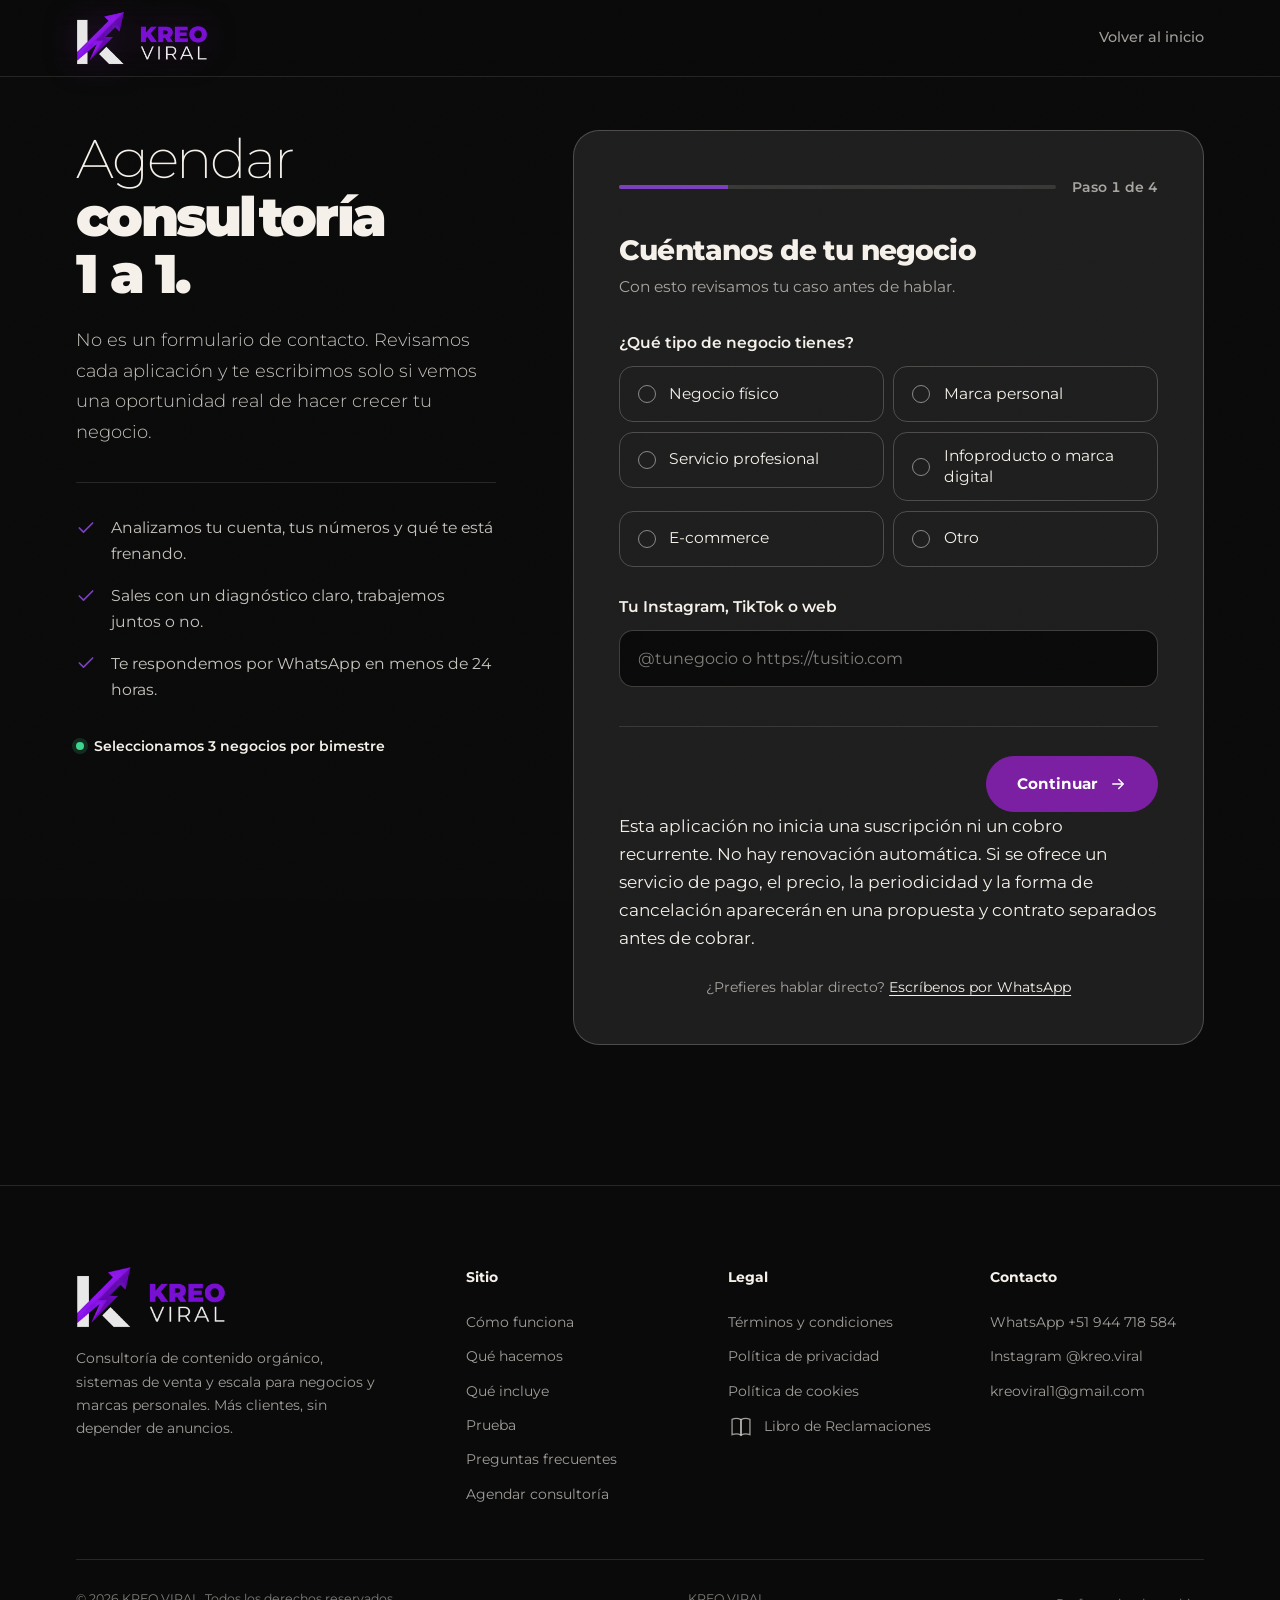
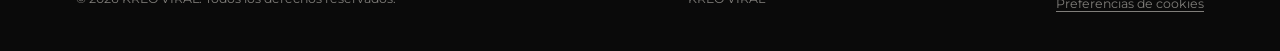
<file: Publicar/agendar.html>
<!DOCTYPE html>
<html lang="es-PE">
<head>
<meta charset="UTF-8">
<meta name="viewport" content="width=device-width, initial-scale=1, viewport-fit=cover">
<title>Agendar consultoría 1 a 1 | KREO VIRAL</title>
<meta name="description" content="Aplica a una consultoría 1 a 1 con KREO VIRAL. Analizamos tu cuenta, tus números y lo que te frena para conseguir clientes con contenido orgánico. Respuesta en menos de 24 h.">
<meta name="robots" content="index, follow">
<link rel="canonical" href="https://kreoviral.com/agendar.html">
<meta name="theme-color" content="#0A0A0A">
<meta name="color-scheme" content="dark">
<meta name="author" content="KREO VIRAL">
<meta name="format-detection" content="telephone=no">

<meta property="og:type" content="website">
<meta property="og:site_name" content="KREO VIRAL">
<meta property="og:locale" content="es_PE">
<meta property="og:title" content="Agendar consultoría 1 a 1 | KREO VIRAL">
<meta property="og:description" content="Aplica a una consultoría 1 a 1 con KREO VIRAL. Analizamos tu cuenta, tus números y lo que te frena para conseguir clientes con contenido orgánico. Respuesta en menos de 24 h.">
<meta property="og:url" content="https://kreoviral.com/agendar.html">
<meta property="og:image" content="https://kreoviral.com/assets/img/og-kreo-viral.jpg">
<meta property="og:image:width" content="1200">
<meta property="og:image:height" content="630">
<meta property="og:image:alt" content="KREO VIRAL: Tu negocio no necesita más seguidores. Necesita más clientes.">
<meta name="twitter:card" content="summary_large_image">
<meta name="twitter:title" content="Agendar consultoría 1 a 1 | KREO VIRAL">
<meta name="twitter:description" content="Aplica a una consultoría 1 a 1 con KREO VIRAL. Analizamos tu cuenta, tus números y lo que te frena para conseguir clientes con contenido orgánico. Respuesta en menos de 24 h.">
<meta name="twitter:image" content="https://kreoviral.com/assets/img/og-kreo-viral.jpg">

<link rel="icon" href="favicon.ico" sizes="any">
<link rel="icon" type="image/png" sizes="32x32" href="favicon-32.png">
<link rel="apple-touch-icon" href="apple-touch-icon.png">
<link rel="manifest" href="site.webmanifest">

<link rel="stylesheet" href="assets/css/kv.css?v=2.0.0">
<script type="application/ld+json">{"@context":"https://schema.org","@graph":[{"@type":"ProfessionalService","@id":"https://kreoviral.com/#organizacion","name":"KREO VIRAL","url":"https://kreoviral.com/","logo":"https://kreoviral.com/assets/img/icon-512.png","image":"https://kreoviral.com/assets/img/og-kreo-viral.jpg","description":"Consultoría de contenido orgánico para negocios y marcas personales: contenido viral que vende, sistemas de venta por redes sociales y escala sin depender de anuncios.","slogan":"Tu negocio vende. Nosotros hacemos que más gente lo sepa.","telephone":"+51944718584","email":"kreoviral1@gmail.com","address":{"@type":"PostalAddress","addressLocality":"Lima","addressRegion":"Lima","addressCountry":"PE"},"areaServed":["PE","MX","CO","CL","AR","EC","BO","ES","US"],"availableLanguage":"es","priceRange":"$$","sameAs":["https://instagram.com/kreo.viral"],"knowsAbout":["Marketing de contenidos","Contenido viral","Instagram Reels","TikTok","Marca personal","Embudos de venta","Ventas por redes sociales"]},{"@type":"WebPage","name":"Agendar consultoría 1 a 1","url":"https://kreoviral.com/agendar.html","inLanguage":"es-PE","potentialAction":{"@type":"ReserveAction","target":"https://kreoviral.com/agendar.html","name":"Aplicar a consultoría 1 a 1"}},{"@type":"BreadcrumbList","itemListElement":[{"@type":"ListItem","position":1,"name":"Inicio","item":"https://kreoviral.com/"},{"@type":"ListItem","position":2,"name":"Agendar consultoría","item":"https://kreoviral.com/agendar.html"}]}]}</script>
</head>
<body>
<a class="skip" href="#main">Saltar al contenido</a>
<header class="nav nav--solid">
  <div class="wrap nav-inner">
    <a href="index.html" class="nav-brand" aria-label="KREO VIRAL, ir al inicio"><picture><source srcset="assets/img/logo-kreo-viral.webp" type="image/webp"><img src="assets/img/logo-kreo-viral.png" alt="KREO VIRAL" width="480" height="198"></picture></a>
    <a href="index.html" class="nav-back">Volver al inicio</a>
  </div>
</header>
<main id="main" class="form-page">
  <div class="wrap">
    <div class="app-grid">

      <aside class="app-aside">
        <h1 class="h2">Agendar <b>consultoría 1 a 1.</b></h1>
        <p class="lead">No es un formulario de contacto. Revisamos cada aplicación y te escribimos solo si vemos una oportunidad real de hacer crecer tu negocio.</p>
        <ul class="app-points">
          <li><svg viewBox="0 0 24 24" fill="none" stroke="currentColor" stroke-width="2" stroke-linecap="round" stroke-linejoin="round" aria-hidden="true"><path d="M20 6 9 17l-5-5"/></svg>Analizamos tu cuenta, tus números y qué te está frenando.</li>
          <li><svg viewBox="0 0 24 24" fill="none" stroke="currentColor" stroke-width="2" stroke-linecap="round" stroke-linejoin="round" aria-hidden="true"><path d="M20 6 9 17l-5-5"/></svg>Sales con un diagnóstico claro, trabajemos juntos o no.</li>
          <li><svg viewBox="0 0 24 24" fill="none" stroke="currentColor" stroke-width="2" stroke-linecap="round" stroke-linejoin="round" aria-hidden="true"><path d="M20 6 9 17l-5-5"/></svg>Te respondemos por WhatsApp en menos de 24 horas.</li>
        </ul>
        <p class="seats"><i aria-hidden="true"></i>Seleccionamos 3 negocios por bimestre</p>
      </aside>

      <div>
        <noscript><p class="card-form">Para aplicar necesitas JavaScript activado. También puedes escribirnos directo por <a class="link" href="https://wa.me/51944718584">WhatsApp</a>.</p></noscript>

        <form class="card-form" id="appForm" novalidate>
          <div class="progress" aria-hidden="true"><div class="progress-bar"><i id="progBar"></i></div><span class="progress-label" id="progLabel">Paso 1 de 4</span></div>

          <!-- Paso 1 -->
          <div class="fstep">
            <h2 class="step-title">Cuéntanos de tu negocio</h2>
            <p class="step-sub">Con esto revisamos tu caso antes de hablar.</p>
            <fieldset class="field">
              <legend>¿Qué tipo de negocio tienes?</legend>
              <div class="choices choices--grid"><label class="choice"><input type="radio" name="negocio" value="Negocio físico" data-check="radio" data-msg="Elige una opción." required><span>Negocio físico</span></label><label class="choice"><input type="radio" name="negocio" value="Marca personal"><span>Marca personal</span></label><label class="choice"><input type="radio" name="negocio" value="Servicio profesional"><span>Servicio profesional</span></label><label class="choice"><input type="radio" name="negocio" value="Infoproducto o marca digital"><span>Infoproducto o marca digital</span></label><label class="choice"><input type="radio" name="negocio" value="E-commerce"><span>E-commerce</span></label><label class="choice"><input type="radio" name="negocio" value="Otro"><span>Otro</span></label></div>
              <p class="err" role="alert"></p>
            </fieldset>
            <div class="field">
              <label class="field-label" for="f-red">Tu Instagram, TikTok o web</label>
              <input class="input" id="f-red" name="red" type="text" placeholder="@tunegocio o https://tusitio.com" autocomplete="url" autocapitalize="none" spellcheck="false" data-check="social" required>
              <p class="err" role="alert"></p>
            </div>
          </div>

          <!-- Paso 2 -->
          <div class="fstep">
            <h2 class="step-title">¿Dónde estás hoy?</h2>
            <p class="step-sub">Sé honesto. Así sabemos por dónde empezar.</p>
            <fieldset class="field">
              <legend>¿Cuál es tu problema principal?</legend>
              <div class="choices"><label class="choice"><input type="radio" name="problema" value="Muy poca gente conoce mi negocio" data-check="radio" data-msg="Elige una opción." required><span>Muy poca gente conoce mi negocio</span></label><label class="choice"><input type="radio" name="problema" value="Publico pero no me llegan clientes"><span>Publico pero no me llegan clientes</span></label><label class="choice"><input type="radio" name="problema" value="Mis videos tienen pocas visitas"><span>Mis videos tienen pocas visitas</span></label><label class="choice"><input type="radio" name="problema" value="Dependo del boca a boca o de anuncios"><span>Dependo del boca a boca o de anuncios</span></label><label class="choice"><input type="radio" name="problema" value="Me escriben, pero no logro cerrar ventas"><span>Me escriben, pero no logro cerrar ventas</span></label></div>
              <p class="err" role="alert"></p>
            </fieldset>
            <fieldset class="field">
              <legend>¿Cuánto factura tu negocio al mes?</legend>
              <div class="choices choices--grid"><label class="choice"><input type="radio" name="facturacion" value="Todavía no facturo" data-check="radio" data-msg="Elige una opción." required><span>Todavía no facturo</span></label><label class="choice"><input type="radio" name="facturacion" value="Menos de US$ 1.000"><span>Menos de US$ 1.000</span></label><label class="choice"><input type="radio" name="facturacion" value="US$ 1.000 a 5.000"><span>US$ 1.000 a 5.000</span></label><label class="choice"><input type="radio" name="facturacion" value="US$ 5.000 a 10.000"><span>US$ 5.000 a 10.000</span></label><label class="choice"><input type="radio" name="facturacion" value="Más de US$ 10.000"><span>Más de US$ 10.000</span></label></div>
              <p class="err" role="alert"></p>
            </fieldset>
          </div>

          <!-- Paso 3 -->
          <div class="fstep">
            <h2 class="step-title">Inversión y decisión</h2>
            <p class="step-sub">Trabajamos con propuestas a medida. Esto nos ayuda a proponerte lo correcto.</p>
            <fieldset class="field">
              <legend>¿Cuánto puedes invertir en hacer crecer tu negocio?</legend>
              <div class="choices choices--grid"><label class="choice"><input type="radio" name="inversion" value="Menos de US$ 250" data-check="radio" data-msg="Elige una opción." required><span>Menos de US$ 250</span></label><label class="choice"><input type="radio" name="inversion" value="US$ 250 a 500"><span>US$ 250 a 500</span></label><label class="choice"><input type="radio" name="inversion" value="US$ 500 a 1.000"><span>US$ 500 a 1.000</span></label><label class="choice"><input type="radio" name="inversion" value="Más de US$ 1.000"><span>Más de US$ 1.000</span></label></div>
              <p class="err" role="alert"></p>
            </fieldset>
            <fieldset class="field">
              <legend>¿La decisión depende de ti?</legend>
              <div class="choices choices--2"><label class="choice"><input type="radio" name="decision" value="Sí, decido yo" data-check="radio" data-msg="Elige una opción." required><span>Sí, decido yo</span></label><label class="choice"><input type="radio" name="decision" value="Debo consultarlo"><span>Debo consultarlo</span></label></div>
              <p class="err" role="alert"></p>
            </fieldset>
          </div>

          <!-- Paso 4 -->
          <div class="fstep">
            <h2 class="step-title">¿Cómo te contactamos?</h2>
            <p class="step-sub">Último paso. Te escribimos por WhatsApp.</p>
            <div class="row2">
              <div class="field">
                <label class="field-label" for="f-nombre">Nombre</label>
                <input class="input" id="f-nombre" name="nombre" type="text" autocomplete="name" placeholder="Tu nombre" data-check="name" required>
                <p class="err" role="alert"></p>
              </div>
              <div class="field">
                <label class="field-label" for="f-wa">WhatsApp</label>
                <input class="input" id="f-wa" name="whatsapp" type="tel" inputmode="tel" autocomplete="tel" placeholder="+51 912 345 678" data-check="phone" required>
                <p class="err" role="alert"></p>
              </div>
            </div>
            <div class="field">
              <label class="field-label" for="f-email">Correo <span class="opt">(opcional)</span></label>
              <input class="input" id="f-email" name="email" type="email" autocomplete="email" placeholder="tu@correo.com" data-check="email">
              <p class="err" role="alert"></p>
            </div>
            <div class="field">
              <label class="field-label" for="f-obj">¿Qué quieres conseguir en los próximos 6 a 12 meses?</label>
              <textarea class="textarea" id="f-obj" name="objetivo" rows="4" placeholder="Ej: pasar de 5 a 20 clientes al mes sin depender de anuncios." data-check="goal" required></textarea>
              <p class="err" role="alert"></p>
            </div>
            <div class="field">
              <label class="check"><input type="checkbox" name="confirma_edad" value="sí" data-check="checkbox" data-msg="Debes confirmar que tienes 18 años o más para continuar." required><span>Confirmo que tengo 18 años o más. Si eres menor, no envíes esta aplicación; para reclamaciones usa el <a href="libro-de-reclamaciones.html">Libro de Reclamaciones</a>.</span></label>
              <p class="err" role="alert"></p>
            </div>
            <div class="field">
              <label class="check"><input type="checkbox" name="acepta_privacidad" value="sí" data-check="checkbox" data-msg="Para enviar tu aplicación necesitamos que aceptes la política de privacidad." required><span>Acepto la <a href="privacidad.html" target="_blank">política de privacidad</a> y que KREO VIRAL me contacte por WhatsApp sobre mi aplicación.</span></label>
              <p class="err" role="alert"></p>
            </div>
            <div class="field">
              <label class="check"><input type="checkbox" name="acepta_comunicaciones" value="sí"><span>Quiero recibir contenido y novedades de KREO VIRAL. <span class="opt muted">(opcional)</span></span></label>
            </div>
            <div class="hp" aria-hidden="true"><label>No llenar <input type="text" name="website" tabindex="-1" autocomplete="off"></label></div>
          </div>

          <div class="form-nav">
            <button type="button" class="back" id="btnBack" hidden>Atrás</button>
            <button type="submit" class="btn btn--primary" id="btnNext">Continuar <svg viewBox="0 0 24 24" fill="none" stroke="currentColor" stroke-width="2" stroke-linecap="round" stroke-linejoin="round" aria-hidden="true"><path d="M5 12h14M13 6l6 6-6 6"/></svg></button>
          </div>
          <p class="subscription-note">Esta aplicación no inicia una suscripción ni un cobro recurrente. No hay renovación automática. Si se ofrece un servicio de pago, el precio, la periodicidad y la forma de cancelación aparecerán en una propuesta y contrato separados antes de cobrar.</p>
          <p class="form-alt">¿Prefieres hablar directo? <a data-wa="Hola KREO VIRAL, quiero agendar una consultoría 1 a 1." href="https://wa.me/51944718584">Escríbenos por WhatsApp</a></p>
        </form>

        <div class="card-form done" id="appDone" hidden>
          <div class="done-icon"><svg viewBox="0 0 24 24" fill="none" stroke="currentColor" stroke-width="2" stroke-linecap="round" stroke-linejoin="round" aria-hidden="true"><path d="M20 6 9 17l-5-5"/></svg></div>
          <h2>Gracias, <span id="doneName"></span>. <span id="doneSent">Recibimos tu aplicación.</span><span id="doneManual" hidden>Falta un último paso.</span></h2>
          <p>Vamos a revisar tu negocio, tu cuenta y lo que quieres conseguir. Para responderte más rápido, envíanos también tu aplicación por WhatsApp: el mensaje ya está escrito, solo toca enviar.</p>
          <div class="done-actions">
            <a class="btn btn--primary" id="doneWa" href="https://wa.me/51944718584" target="_blank" rel="noopener"><svg viewBox="0 0 24 24" fill="currentColor" aria-hidden="true"><path d="M17.47 14.38c-.3-.15-1.75-.86-2.02-.96-.27-.1-.47-.15-.67.15-.2.3-.77.96-.94 1.16-.17.2-.35.22-.64.07-.3-.15-1.26-.46-2.4-1.48-.89-.79-1.49-1.77-1.66-2.07-.17-.3-.02-.46.13-.6.13-.14.3-.35.45-.52.15-.17.2-.3.3-.5.1-.2.05-.37-.03-.52-.07-.15-.67-1.62-.92-2.22-.24-.58-.49-.5-.67-.51h-.57c-.2 0-.52.07-.79.37-.27.3-1.04 1.02-1.04 2.48 0 1.46 1.07 2.88 1.22 3.08.15.2 2.1 3.2 5.08 4.49.71.31 1.26.49 1.7.63.71.22 1.36.19 1.87.12.57-.09 1.75-.72 2-1.41.25-.69.25-1.29.17-1.41-.07-.12-.27-.2-.57-.35M12.05 21.5h-.01a9.4 9.4 0 0 1-4.8-1.32l-.34-.2-3.57.94.95-3.48-.22-.36a9.4 9.4 0 0 1-1.44-5.02c0-5.2 4.24-9.44 9.45-9.44a9.4 9.4 0 0 1 9.44 9.45c0 5.2-4.24 9.43-9.45 9.43m8.04-17.48A11.3 11.3 0 0 0 12.05.7C5.78.7.68 5.8.68 12.06c0 2 .52 3.96 1.52 5.68L.58 23.7l6.1-1.6a11.3 11.3 0 0 0 5.37 1.37h.01c6.26 0 11.36-5.1 11.37-11.37 0-3.04-1.18-5.89-3.33-8.04"/></svg>Enviar por WhatsApp</a>
            <a class="btn" href="index.html">Volver al inicio</a>
          </div>
          <ol class="done-next" aria-label="Qué pasa ahora">
            <li>Revisamos tu negocio y tu cuenta.</li>
            <li>Si encaja, te escribimos por WhatsApp en menos de 24 horas.</li>
            <li>Agendamos tu consultoría 1 a 1 por videollamada.</li>
          </ol>
        </div>
      </div>

    </div>
  </div>
</main>
<footer class="footer">
  <div class="wrap">
    <div class="foot-grid">
      <div class="foot-brand">
        <picture><source srcset="assets/img/logo-kreo-viral.webp" type="image/webp"><img src="assets/img/logo-kreo-viral.png" alt="KREO VIRAL" width="480" height="198" loading="lazy"></picture>
        <p>Consultoría de contenido orgánico, sistemas de venta y escala para negocios y marcas personales. Más clientes, sin depender de anuncios.</p>
      </div>
      <div class="foot-col">
        <h2>Sitio</h2>
        <a href="index.html#sistema">Cómo funciona</a>
        <a href="index.html#que-hacemos">Qué hacemos</a>
        <a href="index.html#incluye">Qué incluye</a>
        <a href="index.html#prueba">Prueba</a>
        <a href="index.html#preguntas">Preguntas frecuentes</a>
        <a href="agendar.html">Agendar consultoría</a>
      </div>
      <div class="foot-col">
        <h2>Legal</h2>
        <a href="terminos.html">Términos y condiciones</a>
        <a href="privacidad.html">Política de privacidad</a>
        <a href="cookies.html">Política de cookies</a>
        <a href="libro-de-reclamaciones.html" class="lr-link"><svg viewBox="0 0 32 32" fill="none" stroke="currentColor" stroke-width="1.6" aria-hidden="true"><path d="M5 6.5C8.5 5 12.5 5 16 7v19c-3.5-2-7.5-2-11-.5z"/><path d="M27 6.5C23.5 5 19.5 5 16 7v19c3.5-2 7.5-2 11-.5z"/></svg>Libro de Reclamaciones</a>
      </div>
      <div class="foot-col">
        <h2>Contacto</h2>
        <a data-wa="Hola KREO VIRAL, quiero más información." href="https://wa.me/51944718584">WhatsApp <span data-phone-text>+51 944 718 584</span></a>
        <a data-ig href="https://instagram.com/kreo.viral">Instagram @kreo.viral</a>
        <a data-tt href="#">TikTok</a>
        <a data-mail href="mailto:kreoviral1@gmail.com">kreoviral1@gmail.com</a>
      </div>
    </div>
    <div class="foot-legal">
      <span>© <span data-year>2026</span> KREO VIRAL. Todos los derechos reservados.</span>
      <span><span>KREO VIRAL</span></span>
      <button type="button" data-reset-consent>Preferencias de cookies</button>
    </div>
  </div>
</footer>
<div class="consent" id="consent" role="dialog" aria-live="polite" aria-label="Preferencias de cookies" hidden>
  <p>Usamos cookies de medición para saber qué contenido funciona y mejorar la web. Solo se activan si aceptas. <a href="cookies.html">Más información</a>.</p>
  <div class="consent-actions">
    <button class="btn btn--primary" type="button" data-consent="yes">Aceptar</button>
    <button class="btn" type="button" data-consent="no">Rechazar</button>
  </div>
</div>
<script src="assets/js/config.js?v=2.0.0"></script>
<script src="assets/js/kv.js?v=2.0.0" defer></script>
<script src="assets/js/forms.js?v=2.0.0" defer></script>
<script src="assets/js/phone-dynamic.js?v=2.0.0" defer></script>
</body>
</html>
</file>
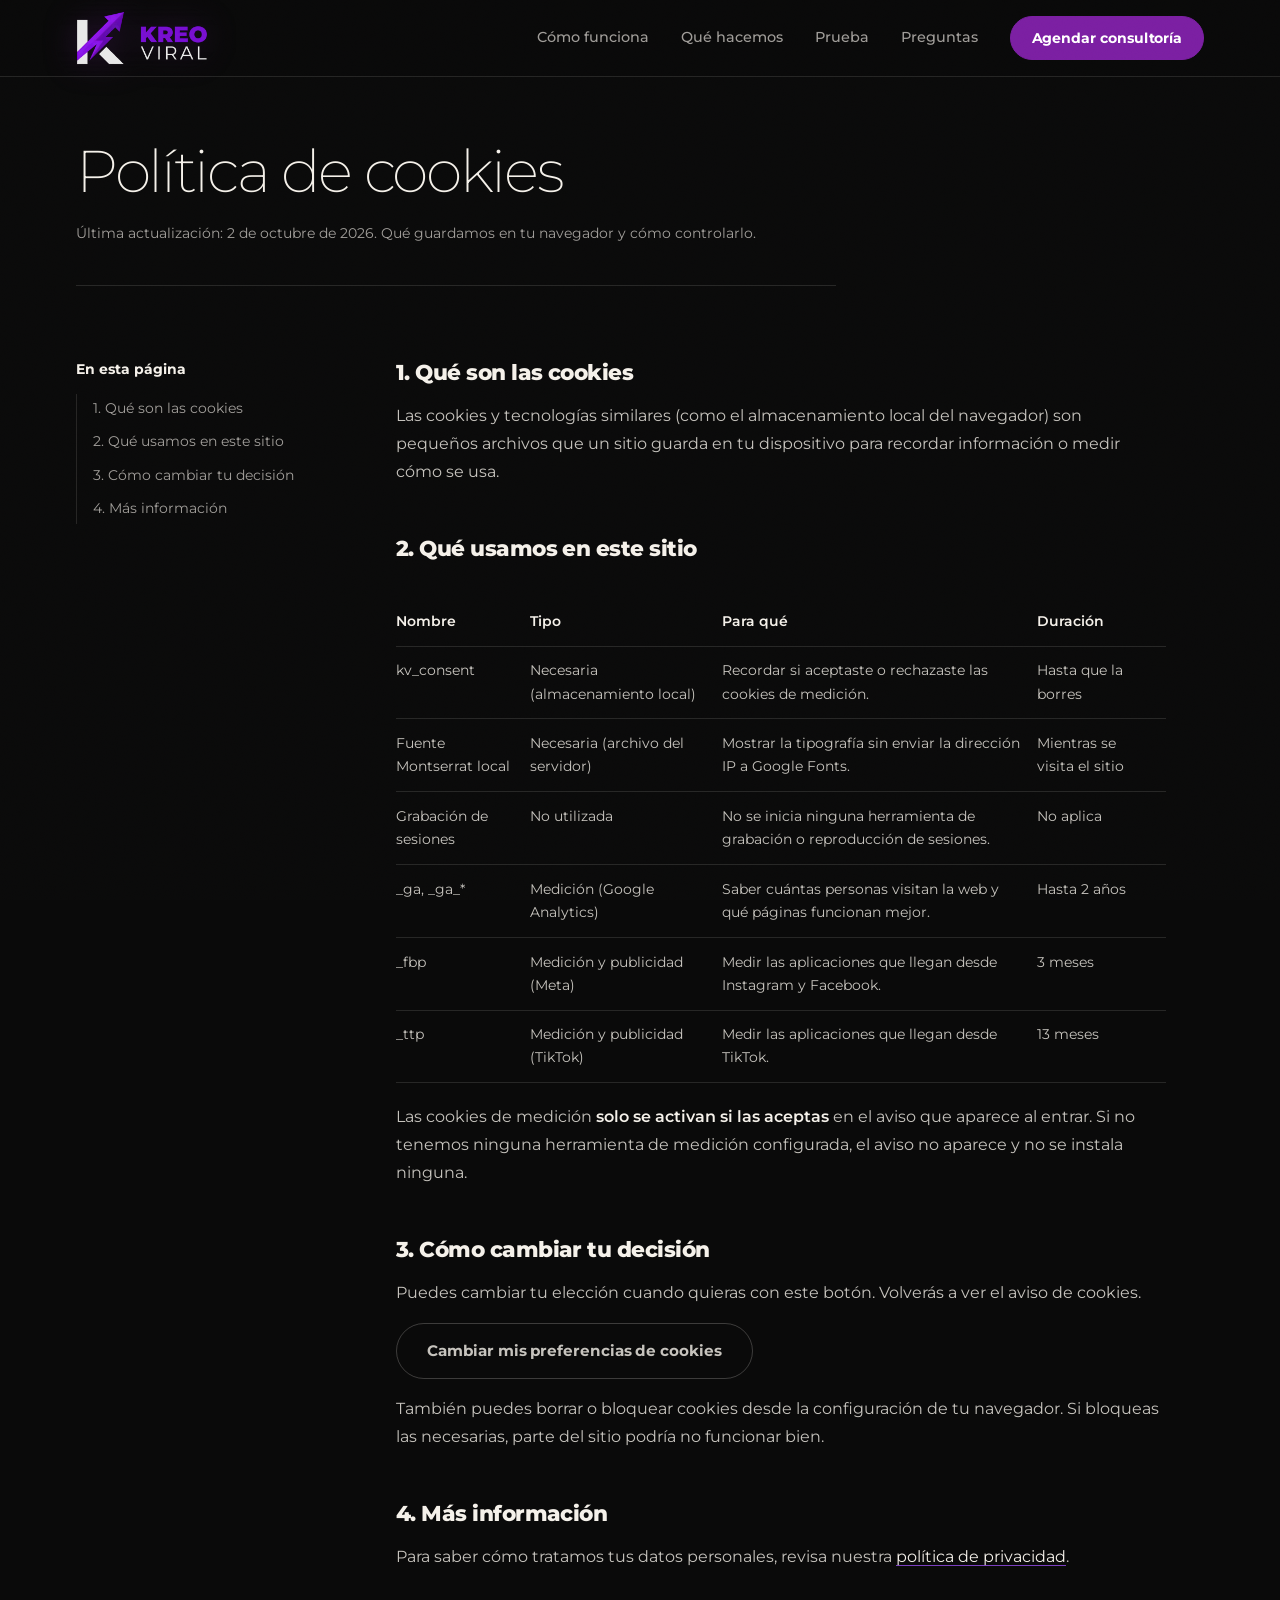
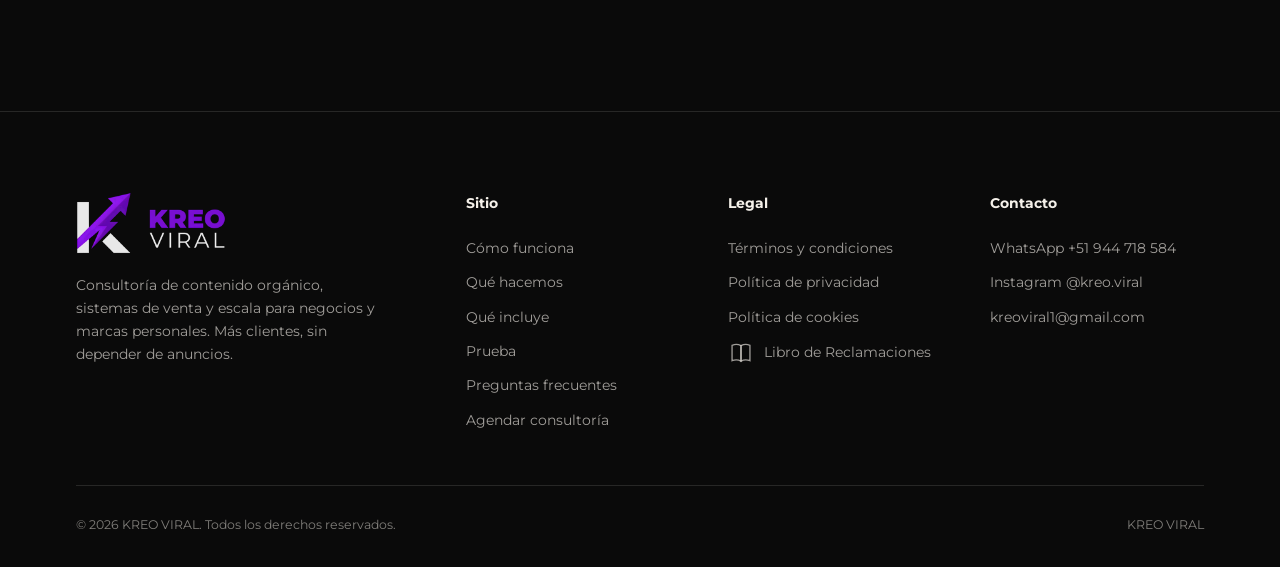
<file: Publicar/cookies.html>
<!DOCTYPE html>
<html lang="es-PE">
<head>
<meta charset="UTF-8">
<meta name="viewport" content="width=device-width, initial-scale=1, viewport-fit=cover">
<title>Política de cookies | KREO VIRAL</title>
<meta name="description" content="Qué cookies usa kreoviral.com, para qué sirven, cuánto duran y cómo aceptarlas, rechazarlas o cambiar tu decisión en cualquier momento.">
<meta name="robots" content="index, follow">
<link rel="canonical" href="https://kreoviral.com/cookies.html">
<meta name="theme-color" content="#0A0A0A">
<meta name="color-scheme" content="dark">
<meta name="author" content="KREO VIRAL">
<meta name="format-detection" content="telephone=no">

<meta property="og:type" content="website">
<meta property="og:site_name" content="KREO VIRAL">
<meta property="og:locale" content="es_PE">
<meta property="og:title" content="Política de cookies | KREO VIRAL">
<meta property="og:description" content="Qué cookies usa kreoviral.com, para qué sirven, cuánto duran y cómo aceptarlas, rechazarlas o cambiar tu decisión en cualquier momento.">
<meta property="og:url" content="https://kreoviral.com/cookies.html">
<meta property="og:image" content="https://kreoviral.com/assets/img/og-kreo-viral.jpg">
<meta property="og:image:width" content="1200">
<meta property="og:image:height" content="630">
<meta property="og:image:alt" content="KREO VIRAL: Tu negocio no necesita más seguidores. Necesita más clientes.">
<meta name="twitter:card" content="summary_large_image">
<meta name="twitter:title" content="Política de cookies | KREO VIRAL">
<meta name="twitter:description" content="Qué cookies usa kreoviral.com, para qué sirven, cuánto duran y cómo aceptarlas, rechazarlas o cambiar tu decisión en cualquier momento.">
<meta name="twitter:image" content="https://kreoviral.com/assets/img/og-kreo-viral.jpg">

<link rel="icon" href="favicon.ico" sizes="any">
<link rel="icon" type="image/png" sizes="32x32" href="favicon-32.png">
<link rel="apple-touch-icon" href="apple-touch-icon.png">
<link rel="manifest" href="site.webmanifest">

<link rel="stylesheet" href="assets/css/kv.css?v=2.0.0">
<script type="application/ld+json">{"@context":"https://schema.org","@graph":[{"@type":"ProfessionalService","@id":"https://kreoviral.com/#organizacion","name":"KREO VIRAL","url":"https://kreoviral.com/","logo":"https://kreoviral.com/assets/img/icon-512.png","image":"https://kreoviral.com/assets/img/og-kreo-viral.jpg","description":"Consultoría de contenido orgánico para negocios y marcas personales: contenido viral que vende, sistemas de venta por redes sociales y escala sin depender de anuncios.","slogan":"Tu negocio vende. Nosotros hacemos que más gente lo sepa.","telephone":"+51944718584","email":"kreoviral1@gmail.com","address":{"@type":"PostalAddress","addressLocality":"Lima","addressRegion":"Lima","addressCountry":"PE"},"areaServed":["PE","MX","CO","CL","AR","EC","BO","ES","US"],"availableLanguage":"es","priceRange":"$$","sameAs":["https://instagram.com/kreo.viral"],"knowsAbout":["Marketing de contenidos","Contenido viral","Instagram Reels","TikTok","Marca personal","Embudos de venta","Ventas por redes sociales"]},{"@type":"WebPage","name":"Política de cookies","url":"https://kreoviral.com/cookies.html","inLanguage":"es-PE","isPartOf":{"@id":"https://kreoviral.com/#web"}},{"@type":"BreadcrumbList","itemListElement":[{"@type":"ListItem","position":1,"name":"Inicio","item":"https://kreoviral.com/"},{"@type":"ListItem","position":2,"name":"Política de cookies","item":"https://kreoviral.com/cookies.html"}]}]}</script>
</head>
<body>
<a class="skip" href="#main">Saltar al contenido</a>
<header class="nav nav--solid">
  <div class="wrap nav-inner">
    <a href="index.html" class="nav-brand" aria-label="KREO VIRAL, ir al inicio"><picture><source srcset="assets/img/logo-kreo-viral.webp" type="image/webp"><img src="assets/img/logo-kreo-viral.png" alt="KREO VIRAL" width="480" height="198"></picture></a>
    <nav class="nav-links" aria-label="Principal">
      <a href="index.html#sistema">Cómo funciona</a>
      <a href="index.html#que-hacemos">Qué hacemos</a>
      <a href="index.html#prueba">Prueba</a>
      <a href="index.html#preguntas">Preguntas</a>
      <a href="agendar.html" class="btn btn--primary">Agendar consultoría</a>
    </nav>
    <button class="burger" id="burger" type="button" aria-label="Abrir menú" aria-expanded="false" aria-controls="mobileMenu"><span></span><span></span></button>
  </div>
</header>
<div class="mobile-menu" id="mobileMenu" aria-hidden="true">
  <a href="index.html#sistema">Cómo funciona</a>
  <a href="index.html#que-hacemos">Qué hacemos</a>
  <a href="index.html#prueba">Prueba</a>
  <a href="index.html#preguntas">Preguntas</a>
  <a href="agendar.html" class="btn btn--primary btn--block">Agendar consultoría 1 a 1</a>
</div>
<main id="main" class="legal">
  <div class="wrap">
    <header class="legal-head">
      <h1 class="h2">Política de cookies</h1>
      <p>Última actualización: <span data-legal="actualizado">2 de octubre de 2026</span>. Qué guardamos en tu navegador y cómo controlarlo.</p>
    </header>
    <div class="legal-grid">
      <aside class="toc" aria-label="Contenido de la página">
        <h2>En esta página</h2>
        <ol><li><a href="#que-son">1. Qué son las cookies</a></li>
<li><a href="#cuales">2. Qué usamos en este sitio</a></li>
<li><a href="#gestionar">3. Cómo cambiar tu decisión</a></li>
<li><a href="#mas">4. Más información</a></li></ol>
      </aside>
      <article class="prose">
<h2 id="que-son">1. Qué son las cookies</h2>

<p>Las cookies y tecnologías similares (como el almacenamiento local del navegador) son pequeños archivos que un sitio guarda en tu dispositivo para recordar información o medir cómo se usa.</p>
<h2 id="cuales">2. Qué usamos en este sitio</h2>

<div class="table-scroll"><table>
<thead><tr><th>Nombre</th><th>Tipo</th><th>Para qué</th><th>Duración</th></tr></thead>
<tbody>
<tr><td>kv_consent</td><td>Necesaria (almacenamiento local)</td><td>Recordar si aceptaste o rechazaste las cookies de medición.</td><td>Hasta que la borres</td></tr>
<tr><td>Fuente Montserrat local</td><td>Necesaria (archivo del servidor)</td><td>Mostrar la tipografía sin enviar la dirección IP a Google Fonts.</td><td>Mientras se visita el sitio</td></tr>
<tr><td>Grabación de sesiones</td><td>No utilizada</td><td>No se inicia ninguna herramienta de grabación o reproducción de sesiones.</td><td>No aplica</td></tr>
<tr><td>_ga, _ga_*</td><td>Medición (Google Analytics)</td><td>Saber cuántas personas visitan la web y qué páginas funcionan mejor.</td><td>Hasta 2 años</td></tr>
<tr><td>_fbp</td><td>Medición y publicidad (Meta)</td><td>Medir las aplicaciones que llegan desde Instagram y Facebook.</td><td>3 meses</td></tr>
<tr><td>_ttp</td><td>Medición y publicidad (TikTok)</td><td>Medir las aplicaciones que llegan desde TikTok.</td><td>13 meses</td></tr>
</tbody></table></div>
<p>Las cookies de medición <strong>solo se activan si las aceptas</strong> en el aviso que aparece al entrar. Si no tenemos ninguna herramienta de medición configurada, el aviso no aparece y no se instala ninguna.</p>
<h2 id="gestionar">3. Cómo cambiar tu decisión</h2>

<p>Puedes cambiar tu elección cuando quieras con este botón. Volverás a ver el aviso de cookies.</p>
<p><button type="button" class="btn" data-reset-consent>Cambiar mis preferencias de cookies</button></p>
<p>También puedes borrar o bloquear cookies desde la configuración de tu navegador. Si bloqueas las necesarias, parte del sitio podría no funcionar bien.</p>
<h2 id="mas">4. Más información</h2>

<p>Para saber cómo tratamos tus datos personales, revisa nuestra <a href="privacidad.html">política de privacidad</a>.</p>

      </article>
    </div>
  </div>
</main>
<footer class="footer">
  <div class="wrap">
    <div class="foot-grid">
      <div class="foot-brand">
        <picture><source srcset="assets/img/logo-kreo-viral.webp" type="image/webp"><img src="assets/img/logo-kreo-viral.png" alt="KREO VIRAL" width="480" height="198" loading="lazy"></picture>
        <p>Consultoría de contenido orgánico, sistemas de venta y escala para negocios y marcas personales. Más clientes, sin depender de anuncios.</p>
      </div>
      <div class="foot-col">
        <h2>Sitio</h2>
        <a href="index.html#sistema">Cómo funciona</a>
        <a href="index.html#que-hacemos">Qué hacemos</a>
        <a href="index.html#incluye">Qué incluye</a>
        <a href="index.html#prueba">Prueba</a>
        <a href="index.html#preguntas">Preguntas frecuentes</a>
        <a href="agendar.html">Agendar consultoría</a>
      </div>
      <div class="foot-col">
        <h2>Legal</h2>
        <a href="terminos.html">Términos y condiciones</a>
        <a href="privacidad.html">Política de privacidad</a>
        <a href="cookies.html">Política de cookies</a>
        <a href="libro-de-reclamaciones.html" class="lr-link"><svg viewBox="0 0 32 32" fill="none" stroke="currentColor" stroke-width="1.6" aria-hidden="true"><path d="M5 6.5C8.5 5 12.5 5 16 7v19c-3.5-2-7.5-2-11-.5z"/><path d="M27 6.5C23.5 5 19.5 5 16 7v19c3.5-2 7.5-2 11-.5z"/></svg>Libro de Reclamaciones</a>
      </div>
      <div class="foot-col">
        <h2>Contacto</h2>
        <a data-wa="Hola KREO VIRAL, quiero más información." href="https://wa.me/51944718584">WhatsApp <span data-phone-text>+51 944 718 584</span></a>
        <a data-ig href="https://instagram.com/kreo.viral">Instagram @kreo.viral</a>
        <a data-tt href="#">TikTok</a>
        <a data-mail href="mailto:kreoviral1@gmail.com">kreoviral1@gmail.com</a>
      </div>
    </div>
    <div class="foot-legal">
      <span>© <span data-year>2026</span> KREO VIRAL. Todos los derechos reservados.</span>
      <span><span>KREO VIRAL</span></span>
    </div>
  </div>
</footer>
<div class="consent" id="consent" role="dialog" aria-live="polite" aria-label="Preferencias de cookies" hidden>
  <p>Usamos cookies de medición para saber qué contenido funciona y mejorar la web. Solo se activan si aceptas. <a href="cookies.html">Más información</a>.</p>
  <div class="consent-actions">
    <button class="btn btn--primary" type="button" data-consent="yes">Aceptar</button>
    <button class="btn" type="button" data-consent="no">Rechazar</button>
  </div>
</div>
<script src="assets/js/config.js?v=2.0.0"></script>
<script src="assets/js/kv.js?v=2.0.0" defer></script>
</body>
</html>
</file>
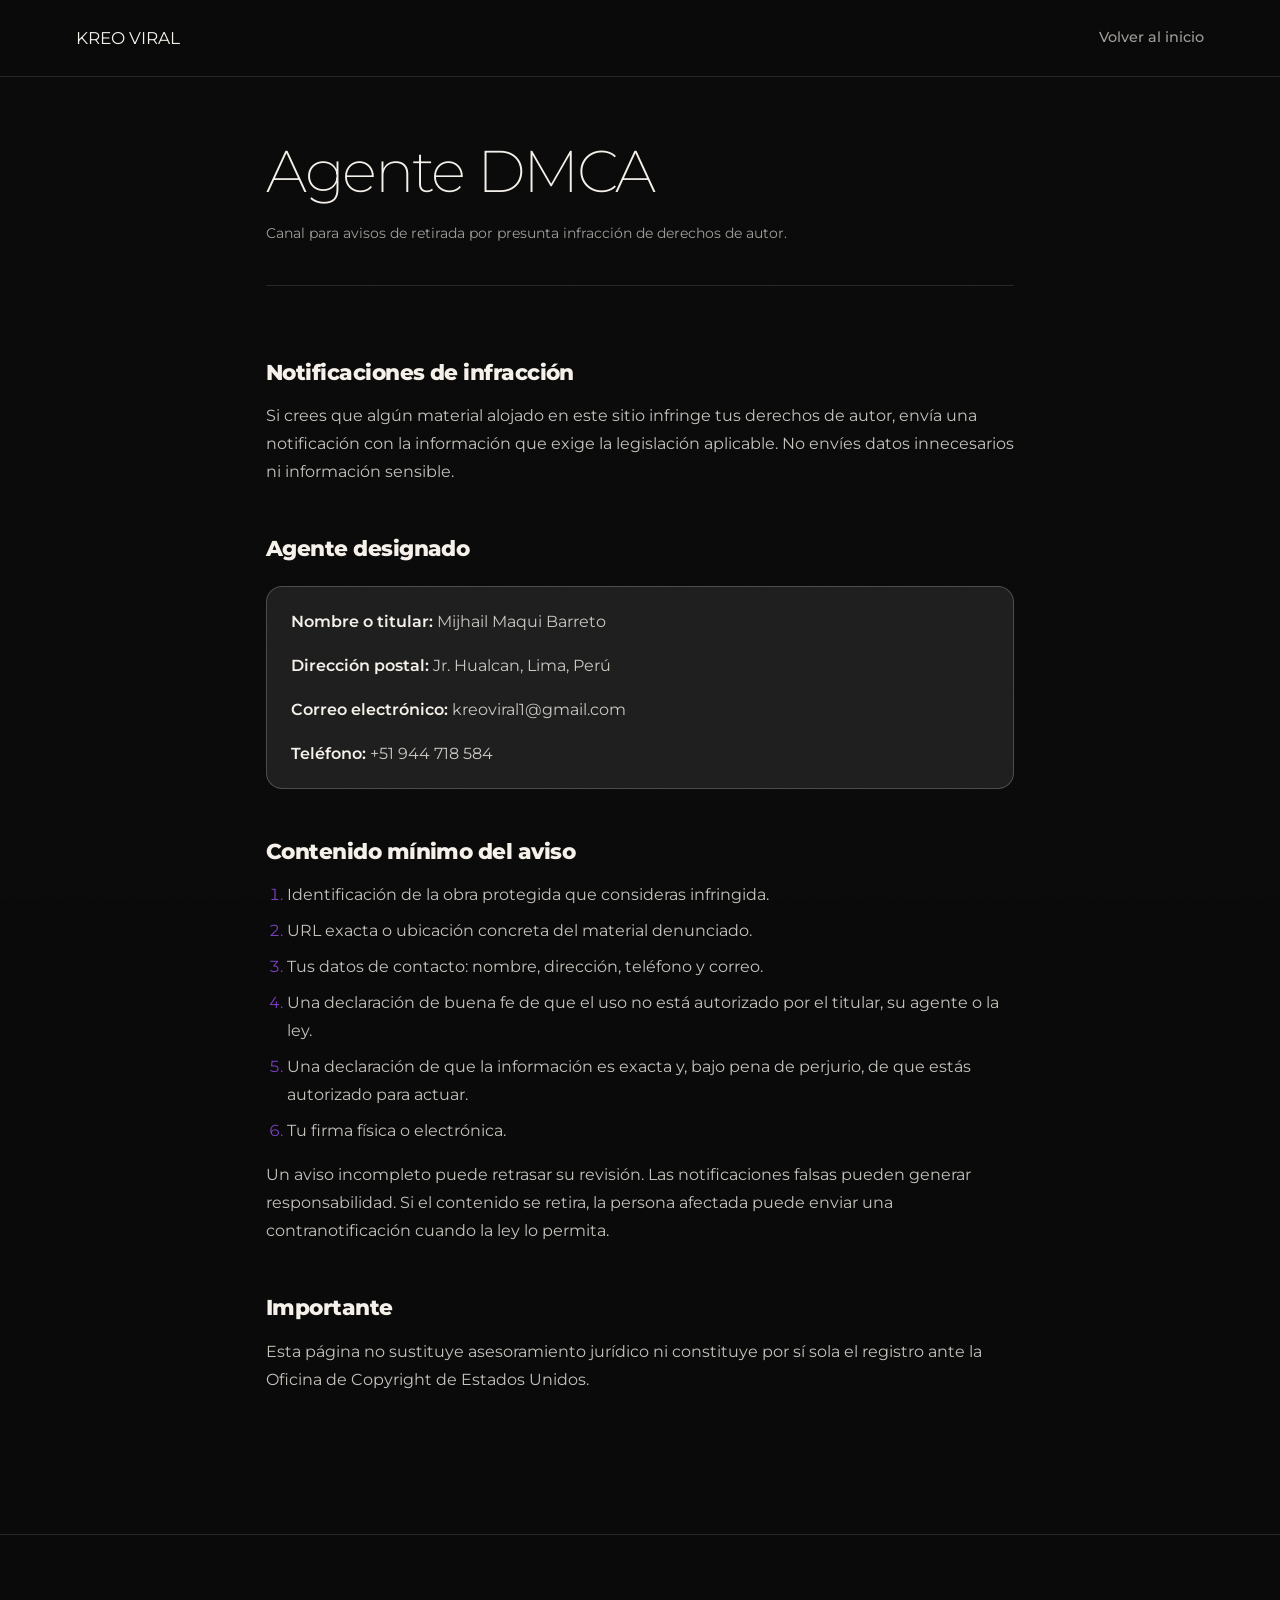
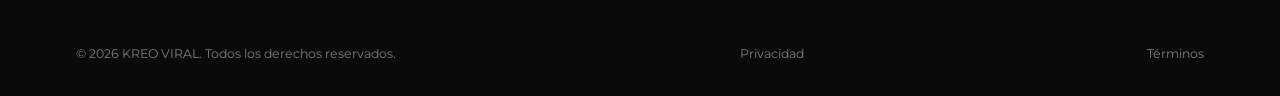
<file: Publicar/dmca.html>
<!doctype html>
<html lang="es-PE">
<head>
<meta charset="utf-8">
<meta name="viewport" content="width=device-width, initial-scale=1">
<title>Agente DMCA | KREO VIRAL</title>
<meta name="description" content="Información del agente designado para notificaciones de derechos de autor de KREO VIRAL.">
<link rel="stylesheet" href="assets/css/kv.css?v=2.0.0">
</head>
<body>
<a class="skip" href="#main">Saltar al contenido</a>
<header class="nav nav--solid"><div class="wrap nav-inner">
<a href="index.html" class="nav-brand">KREO VIRAL</a>
<a href="index.html" class="nav-back">Volver al inicio</a>
</div></header>
<main id="main" class="legal"><div class="wrap wrap--narrow">
<header class="legal-head"><h1 class="h2">Agente DMCA</h1><p>Canal para avisos de retirada por presunta infracción de derechos de autor.</p></header>
<article class="prose">
<h2>Notificaciones de infracción</h2>
<p>Si crees que algún material alojado en este sitio infringe tus derechos de autor, envía una notificación con la información que exige la legislación aplicable. No envíes datos innecesarios ni información sensible.</p>
<h2>Agente designado</h2>
<div class="box">
<p><strong>Nombre o titular:</strong> Mijhail Maqui Barreto</p>
<p><strong>Dirección postal:</strong> Jr. Hualcan, Lima, Perú</p>
<p><strong>Correo electrónico:</strong> kreoviral1@gmail.com</p>
<p><strong>Teléfono:</strong> +51 944 718 584</p>
</div>
<h2>Contenido mínimo del aviso</h2>
<ol>
<li>Identificación de la obra protegida que consideras infringida.</li>
<li>URL exacta o ubicación concreta del material denunciado.</li>
<li>Tus datos de contacto: nombre, dirección, teléfono y correo.</li>
<li>Una declaración de buena fe de que el uso no está autorizado por el titular, su agente o la ley.</li>
<li>Una declaración de que la información es exacta y, bajo pena de perjurio, de que estás autorizado para actuar.</li>
<li>Tu firma física o electrónica.</li>
</ol>
<p>Un aviso incompleto puede retrasar su revisión. Las notificaciones falsas pueden generar responsabilidad. Si el contenido se retira, la persona afectada puede enviar una contranotificación cuando la ley lo permita.</p>
<h2>Importante</h2>
<p>Esta página no sustituye asesoramiento jurídico ni constituye por sí sola el registro ante la Oficina de Copyright de Estados Unidos.</p>
</article>
</div></main>
<footer class="footer"><div class="wrap"><div class="foot-legal"><span>© <span data-year="">2026</span> KREO VIRAL. Todos los derechos reservados.</span><a href="privacidad.html">Privacidad</a><a href="terminos.html">Términos</a></div></div></footer>
<script src="assets/js/config.js?v=2.0.0"></script>
<script src="assets/js/kv.js?v=2.0.0" defer></script>
</body>
</html>
</file>
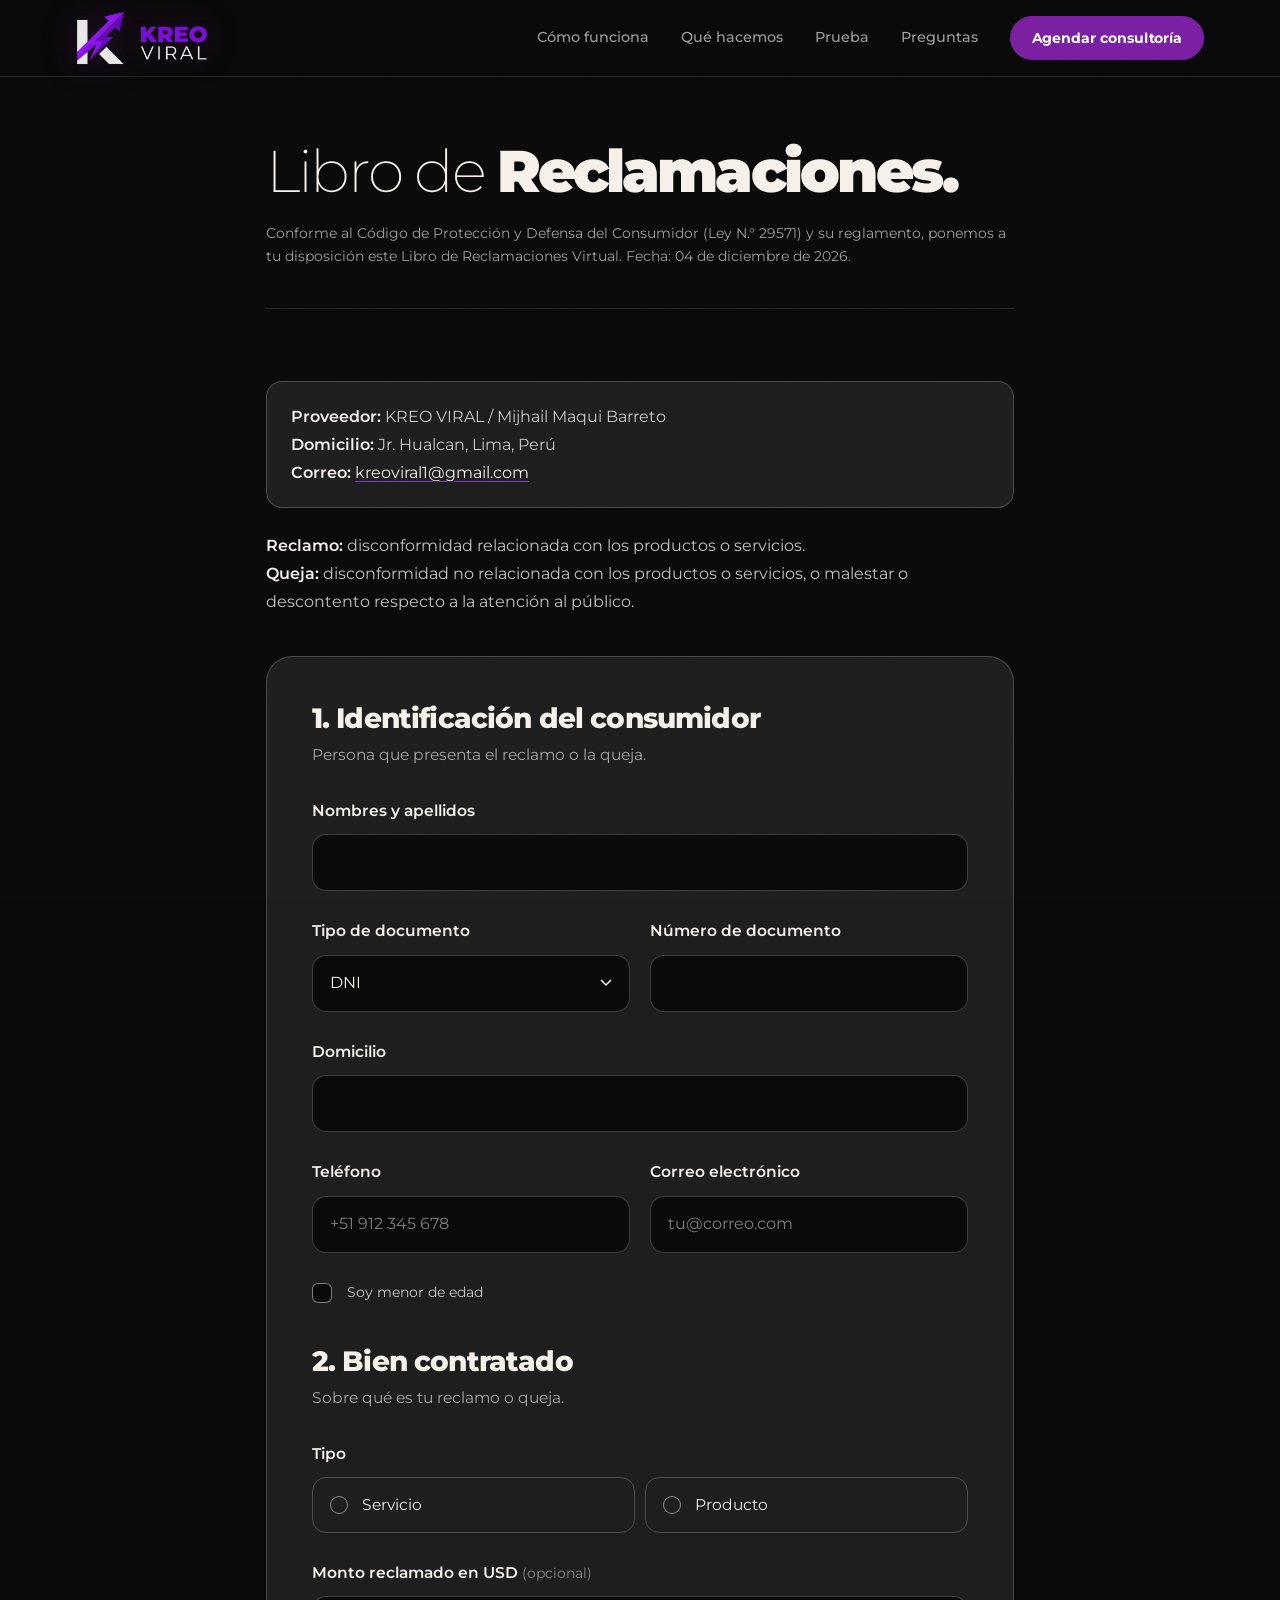
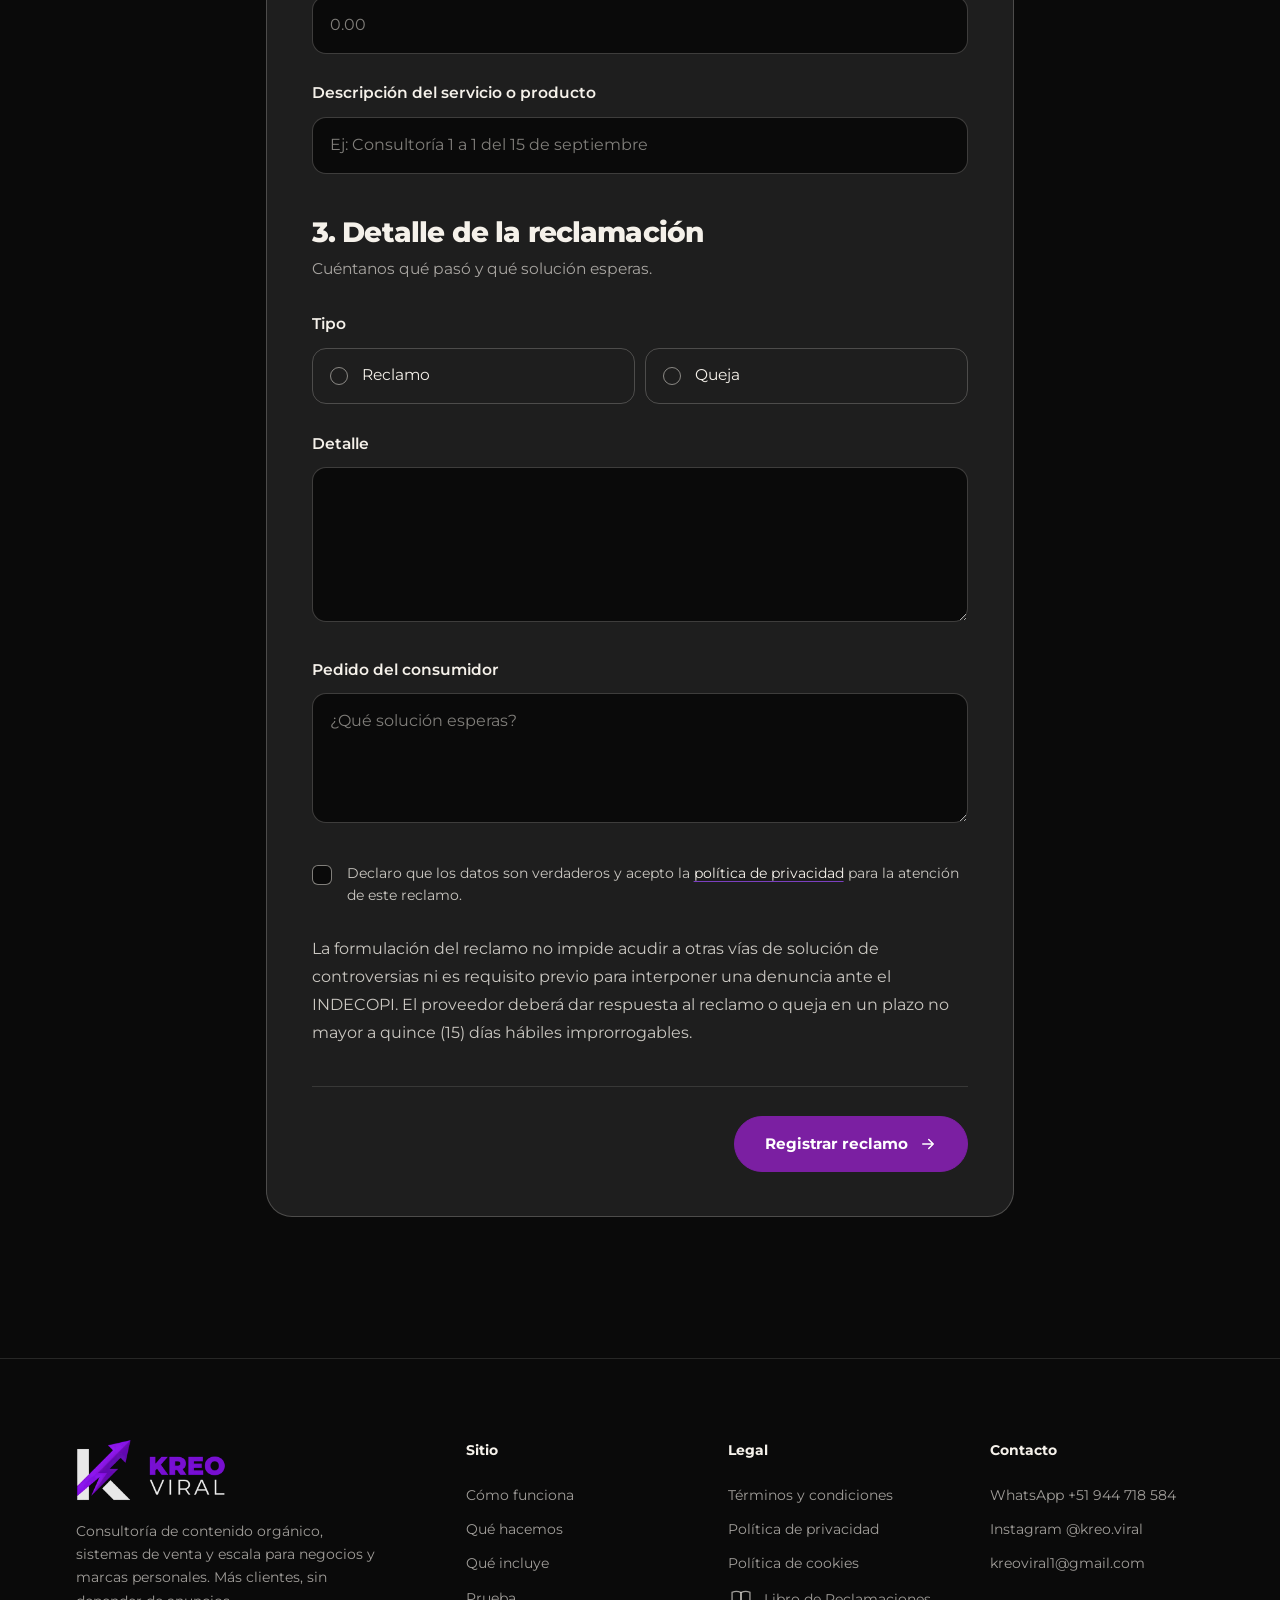
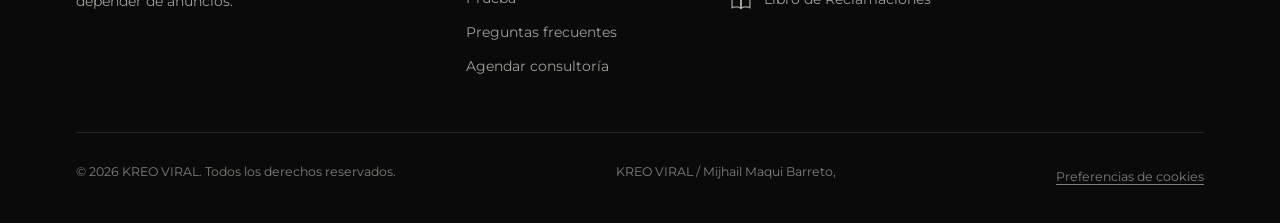
<file: Publicar/libro-de-reclamaciones.html>
<!DOCTYPE html>
<html lang="es-PE">
<head>
<meta charset="UTF-8">
<meta name="viewport" content="width=device-width, initial-scale=1, viewport-fit=cover">
<title>Libro de Reclamaciones Virtual | KREO VIRAL</title>
<meta name="description" content="Libro de Reclamaciones Virtual de KREO VIRAL conforme al Código de Protección y Defensa del Consumidor (Ley N.° 29571). Registra tu reclamo o queja en línea.">
<meta name="robots" content="index, follow">
<link rel="canonical" href="https://kreoviral.com/libro-de-reclamaciones.html">
<meta name="theme-color" content="#050505">
<meta name="color-scheme" content="dark">
<meta name="author" content="KREO VIRAL">
<meta name="format-detection" content="telephone=no">

<meta property="og:type" content="website">
<meta property="og:site_name" content="KREO VIRAL">
<meta property="og:locale" content="es_PE">
<meta property="og:title" content="Libro de Reclamaciones Virtual | KREO VIRAL">
<meta property="og:description" content="Libro de Reclamaciones Virtual de KREO VIRAL conforme al Código de Protección y Defensa del Consumidor (Ley N.° 29571). Registra tu reclamo o queja en línea.">
<meta property="og:url" content="https://kreoviral.com/libro-de-reclamaciones.html">
<meta property="og:image" content="https://kreoviral.com/assets/img/og-kreo-viral.jpg">
<meta property="og:image:width" content="1200">
<meta property="og:image:height" content="630">
<meta property="og:image:alt" content="KREO VIRAL: Tu negocio no necesita más seguidores. Necesita más clientes.">
<meta name="twitter:card" content="summary_large_image">
<meta name="twitter:title" content="Libro de Reclamaciones Virtual | KREO VIRAL">
<meta name="twitter:description" content="Libro de Reclamaciones Virtual de KREO VIRAL conforme al Código de Protección y Defensa del Consumidor (Ley N.° 29571). Registra tu reclamo o queja en línea.">
<meta name="twitter:image" content="https://kreoviral.com/assets/img/og-kreo-viral.jpg">

<link rel="icon" href="favicon.ico" sizes="any">
<link rel="icon" type="image/png" sizes="32x32" href="favicon-32.png">
<link rel="apple-touch-icon" href="apple-touch-icon.png">
<link rel="manifest" href="site.webmanifest">

<link rel="stylesheet" href="assets/css/kv.css?v=2.0.0">
<script type="application/ld+json">{"@context":"https://schema.org","@graph":[{"@type":"ProfessionalService","@id":"https://kreoviral.com/#organizacion","name":"KREO VIRAL","url":"https://kreoviral.com/","logo":"https://kreoviral.com/assets/img/icon-512.png","image":"https://kreoviral.com/assets/img/og-kreo-viral.jpg","description":"Consultoría de contenido orgánico para negocios y marcas personales: contenido viral que vende, sistemas de venta por redes sociales y escala sin depender de anuncios.","slogan":"Tu negocio vende. Nosotros hacemos que más gente lo sepa.","telephone":"+51944718584","email":"kreoviral1@gmail.com","address":{"@type":"PostalAddress","addressRegion":"Áncash","addressCountry":"PE"},"areaServed":["PE","MX","CO","CL","AR","EC","BO","ES","US"],"availableLanguage":"es","priceRange":"$$","sameAs":["https://instagram.com/kreo.viral"],"knowsAbout":["Marketing de contenidos","Contenido viral","Instagram Reels","TikTok","Marca personal","Embudos de venta","Ventas por redes sociales"]},{"@type":"WebPage","name":"Libro de Reclamaciones","url":"https://kreoviral.com/libro-de-reclamaciones.html","inLanguage":"es-PE"}]}</script>
</head>
<body>
<a class="skip" href="#main">Saltar al contenido</a>
<header class="nav nav--solid">
  <div class="wrap nav-inner">
    <a href="index.html" class="nav-brand" aria-label="KREO VIRAL, ir al inicio"><picture><source srcset="assets/img/logo-kreo-viral.webp" type="image/webp"><img src="assets/img/logo-kreo-viral.png" alt="KREO VIRAL" width="480" height="198"></picture></a>
    <nav class="nav-links" aria-label="Principal">
      <a href="index.html#sistema">Cómo funciona</a>
      <a href="index.html#que-hacemos">Qué hacemos</a>
      <a href="index.html#prueba">Prueba</a>
      <a href="index.html#preguntas">Preguntas</a>
      <a href="agendar.html" class="btn btn--primary">Agendar consultoría</a>
    </nav>
    <button class="burger" id="burger" type="button" aria-label="Abrir menú" aria-expanded="false" aria-controls="mobileMenu"><span></span><span></span></button>
  </div>
</header>
<div class="mobile-menu" id="mobileMenu" aria-hidden="true">
  <a href="index.html#sistema">Cómo funciona</a>
  <a href="index.html#que-hacemos">Qué hacemos</a>
  <a href="index.html#prueba">Prueba</a>
  <a href="index.html#preguntas">Preguntas</a>
  <a href="agendar.html" class="btn btn--primary btn--block">Agendar consultoría 1 a 1</a>
</div>
<main id="main" class="legal">
  <div class="wrap wrap--narrow">
    <header class="legal-head">
      <h1 class="h2">Libro de <b>Reclamaciones.</b></h1>
      <p>Conforme al Código de Protección y Defensa del Consumidor (Ley N.° 29571) y su reglamento, ponemos a tu disposición este Libro de Reclamaciones Virtual. Fecha: <span id="lrDate"></span>.</p>
    </header>

    <div class="prose" style="max-width:none">
      <div class="box">
        <p><strong>Proveedor:</strong> <span data-legal="razonSocial">KREO VIRAL / Mijhail Maqui Barreto</span><br>
        <strong>Domicilio:</strong> <span data-legal="domicilio">Jr. Hualcan, Lima, Perú</span><br>
        <strong>Correo:</strong> <a data-mail="legal" href="mailto:kreoviral1@gmail.com">kreoviral1@gmail.com</a></p>
      </div>
      <p><strong>Reclamo:</strong> disconformidad relacionada con los productos o servicios.<br>
      <strong>Queja:</strong> disconformidad no relacionada con los productos o servicios, o malestar o descontento respecto a la atención al público.</p>
    </div>

    <form class="card-form" id="lrForm" novalidate style="margin-top:2.5rem">
      <h2 class="step-title">1. Identificación del consumidor</h2>
      <p class="step-sub">Persona que presenta el reclamo o la queja.</p>
      <div class="field"><label class="field-label" for="lr-nombres">Nombres y apellidos</label>
<input class="input" id="lr-nombres" name="nombres" type="text" placeholder="" autocomplete="name" data-check="name" required><p class="err" role="alert"></p></div>
      <div class="row2">
        <div class="field"><label class="field-label" for="lr-tdoc">Tipo de documento</label>
          <select class="select" id="lr-tdoc" name="tipo_doc" data-check="required" required>
            <option value="DNI">DNI</option><option value="Carné de extranjería">Carné de extranjería</option><option value="Pasaporte">Pasaporte</option>
          </select><p class="err" role="alert"></p></div>
        <div class="field"><label class="field-label" for="lr-ndoc">Número de documento</label>
<input class="input" id="lr-ndoc" name="num_doc" type="text" placeholder="" autocomplete="off" data-check="doc" required><p class="err" role="alert"></p></div>
      </div>
      <div class="field"><label class="field-label" for="lr-dom">Domicilio</label>
<input class="input" id="lr-dom" name="domicilio" type="text" placeholder="" autocomplete="street-address" data-check="required" required><p class="err" role="alert"></p></div>
      <div class="row2">
        <div class="field"><label class="field-label" for="lr-tel">Teléfono</label>
<input class="input" id="lr-tel" name="telefono" type="tel" placeholder="+51 912 345 678" autocomplete="tel" data-check="phone" required inputmode="tel"><p class="err" role="alert"></p></div>
        <div class="field"><label class="field-label" for="lr-mail">Correo electrónico</label>
<input class="input" id="lr-mail" name="email" type="email" placeholder="tu@correo.com" autocomplete="email" data-check="email" required><p class="err" role="alert"></p></div>
      </div>
      <div class="field">
        <label class="check"><input type="checkbox" id="lrMinor" name="menor_de_edad" value="sí"><span>Soy menor de edad</span></label>
      </div>
      <div id="lrGuardian" hidden>
        <div class="field"><label class="field-label" for="lr-apod">Nombre del padre, madre o apoderado <span class="opt">(opcional)</span></label>
<input class="input" id="lr-apod" name="apoderado" type="text" placeholder="" autocomplete="off" data-check="name"><p class="err" role="alert"></p></div>
      </div>

      <h2 class="step-title" style="margin-top:2.6rem">2. Bien contratado</h2>
      <p class="step-sub">Sobre qué es tu reclamo o queja.</p>
      <fieldset class="field"><legend>Tipo</legend>
        <div class="choices choices--2">
          <label class="choice"><input type="radio" name="bien" value="Servicio" data-check="radio" required><span>Servicio</span></label>
          <label class="choice"><input type="radio" name="bien" value="Producto"><span>Producto</span></label>
        </div><p class="err" role="alert"></p></fieldset>
      <div class="field"><label class="field-label" for="lr-monto">Monto reclamado en USD <span class="opt">(opcional)</span></label>
<input class="input" id="lr-monto" name="monto" type="number" placeholder="0.00" autocomplete="off" min="0" step="0.01" inputmode="decimal"><p class="err" role="alert"></p></div>
      <div class="field"><label class="field-label" for="lr-desc">Descripción del servicio o producto</label>
        <input class="input" id="lr-desc" name="descripcion" type="text" placeholder="Ej: Consultoría 1 a 1 del 15 de septiembre" data-check="required" required><p class="err" role="alert"></p></div>

      <h2 class="step-title" style="margin-top:2.6rem">3. Detalle de la reclamación</h2>
      <p class="step-sub">Cuéntanos qué pasó y qué solución esperas.</p>
      <fieldset class="field"><legend>Tipo</legend>
        <div class="choices choices--2">
          <label class="choice"><input type="radio" name="tipo" value="Reclamo" data-check="radio" required><span>Reclamo</span></label>
          <label class="choice"><input type="radio" name="tipo" value="Queja"><span>Queja</span></label>
        </div><p class="err" role="alert"></p></fieldset>
      <div class="field"><label class="field-label" for="lr-det">Detalle</label>
        <textarea class="textarea" id="lr-det" name="detalle" rows="5" data-check="long" required></textarea><p class="err" role="alert"></p></div>
      <div class="field"><label class="field-label" for="lr-ped">Pedido del consumidor</label>
        <textarea class="textarea" id="lr-ped" name="pedido" rows="3" placeholder="¿Qué solución esperas?" data-check="required" required></textarea><p class="err" role="alert"></p></div>

      <div class="field" style="margin-top:2rem">
        <label class="check"><input type="checkbox" name="acepta" value="sí" data-check="checkbox" data-msg="Debes aceptar para registrar tu reclamo." required><span>Declaro que los datos son verdaderos y acepto la <a href="privacidad.html" target="_blank">política de privacidad</a> para la atención de este reclamo.</span></label>
        <p class="err" role="alert"></p>
      </div>
      <div class="hp" aria-hidden="true"><label>No llenar <input type="text" name="website" tabindex="-1" autocomplete="off"></label></div>

      <div class="prose" style="max-width:none;margin-top:1.6rem">
        <p class="small">La formulación del reclamo no impide acudir a otras vías de solución de controversias ni es requisito previo para interponer una denuncia ante el INDECOPI. El proveedor deberá dar respuesta al reclamo o queja en un plazo no mayor a quince (15) días hábiles improrrogables.</p>
      </div>
      <div class="form-nav"><span></span><button type="submit" class="btn btn--primary">Registrar reclamo <svg viewBox="0 0 24 24" fill="none" stroke="currentColor" stroke-width="2" stroke-linecap="round" stroke-linejoin="round" aria-hidden="true"><path d="M5 12h14M13 6l6 6-6 6"/></svg></button></div>
    </form>

    <div class="card-form done" id="lrDone" hidden style="margin-top:2.5rem">
      <div class="done-icon"><svg viewBox="0 0 24 24" fill="none" stroke="currentColor" stroke-width="2" stroke-linecap="round" stroke-linejoin="round" aria-hidden="true"><path d="M20 6 9 17l-5-5"/></svg></div>
      <h2>Reclamo registrado: <span id="lrCode"></span></h2>
      <p id="lrSent">Recibimos tu hoja de reclamación. Te responderemos al correo que indicaste en un plazo no mayor a 15 días hábiles. Guarda o imprime esta constancia.</p>
      <p id="lrManual" hidden><strong>Importante:</strong> para completar el registro, envíanos esta constancia por correo con el botón de abajo y guarda una copia. Te responderemos en un plazo no mayor a 15 días hábiles.</p>
      <div class="table-scroll prose" style="max-width:none;margin-top:1.5rem"><table><tbody id="lrSummary"></tbody></table></div>
      <div class="done-actions no-print">
        <a class="btn btn--primary" id="lrMail" href="#">Enviar copia por correo</a>
        <button class="btn" type="button" id="lrPrint">Imprimir o guardar PDF</button>
      </div>
    </div>
  </div>
</main>
<footer class="footer">
  <div class="wrap">
    <div class="foot-grid">
      <div class="foot-brand">
        <picture><source srcset="assets/img/logo-kreo-viral.webp" type="image/webp"><img src="assets/img/logo-kreo-viral.png" alt="KREO VIRAL" width="480" height="198" loading="lazy"></picture>
        <p>Consultoría de contenido orgánico, sistemas de venta y escala para negocios y marcas personales. Más clientes, sin depender de anuncios.</p>
      </div>
      <div class="foot-col">
        <h2>Sitio</h2>
        <a href="index.html#sistema">Cómo funciona</a>
        <a href="index.html#que-hacemos">Qué hacemos</a>
        <a href="index.html#incluye">Qué incluye</a>
        <a href="index.html#prueba">Prueba</a>
        <a href="index.html#preguntas">Preguntas frecuentes</a>
        <a href="agendar.html">Agendar consultoría</a>
      </div>
      <div class="foot-col">
        <h2>Legal</h2>
        <a href="terminos.html">Términos y condiciones</a>
        <a href="privacidad.html">Política de privacidad</a>
        <a href="cookies.html">Política de cookies</a>
        <a href="libro-de-reclamaciones.html" class="lr-link"><svg viewBox="0 0 32 32" fill="none" stroke="currentColor" stroke-width="1.6" aria-hidden="true"><path d="M5 6.5C8.5 5 12.5 5 16 7v19c-3.5-2-7.5-2-11-.5z"/><path d="M27 6.5C23.5 5 19.5 5 16 7v19c3.5-2 7.5-2 11-.5z"/></svg>Libro de Reclamaciones</a>
      </div>
      <div class="foot-col">
        <h2>Contacto</h2>
        <a data-wa="Hola KREO VIRAL, quiero más información." href="https://wa.me/51944718584">WhatsApp <span data-phone-text>+51 944 718 584</span></a>
        <a data-ig href="https://instagram.com/kreo.viral">Instagram @kreo.viral</a>
        <a data-tt href="#">TikTok</a>
        <a data-mail href="mailto:kreoviral1@gmail.com">kreoviral1@gmail.com</a>
      </div>
    </div>
    <div class="foot-legal">
      <span>© <span data-year>2026</span> KREO VIRAL. Todos los derechos reservados.</span>
      <span><span data-legal="razonSocial">[Razón social]</span>, <span data-legal="ruc"></span></span>
      <button type="button" data-reset-consent>Preferencias de cookies</button>
    </div>
  </div>
</footer>
<div class="consent" id="consent" role="dialog" aria-live="polite" aria-label="Preferencias de cookies" hidden>
  <p>Usamos cookies de medición para saber qué contenido funciona y mejorar la web. Solo se activan si aceptas. <a href="cookies.html">Más información</a>.</p>
  <div class="consent-actions">
    <button class="btn btn--primary" type="button" data-consent="yes">Aceptar</button>
    <button class="btn" type="button" data-consent="no">Rechazar</button>
  </div>
</div>
<script src="assets/js/config.js?v=2.0.0"></script>
<script src="assets/js/kv.js?v=2.0.0" defer></script>
<script src="assets/js/forms.js?v=2.0.0" defer></script>
</body>
</html>
</file>
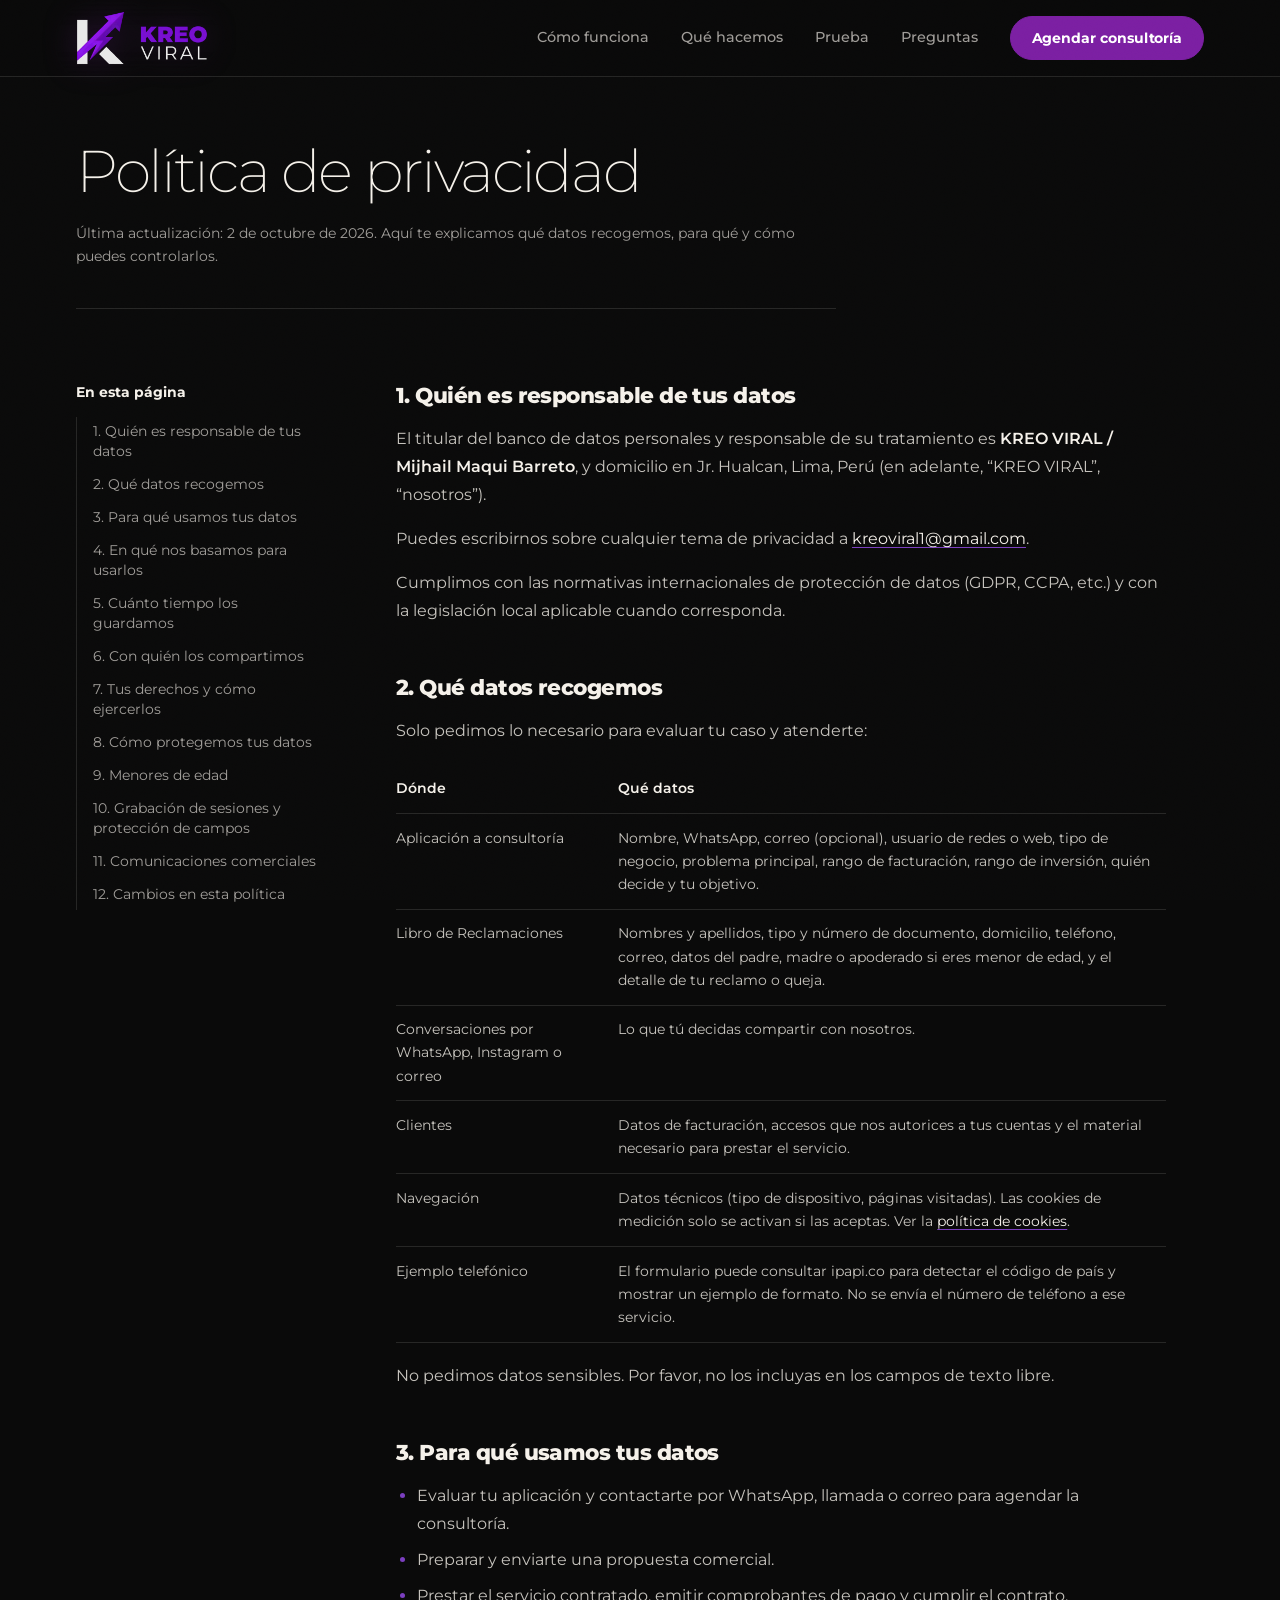
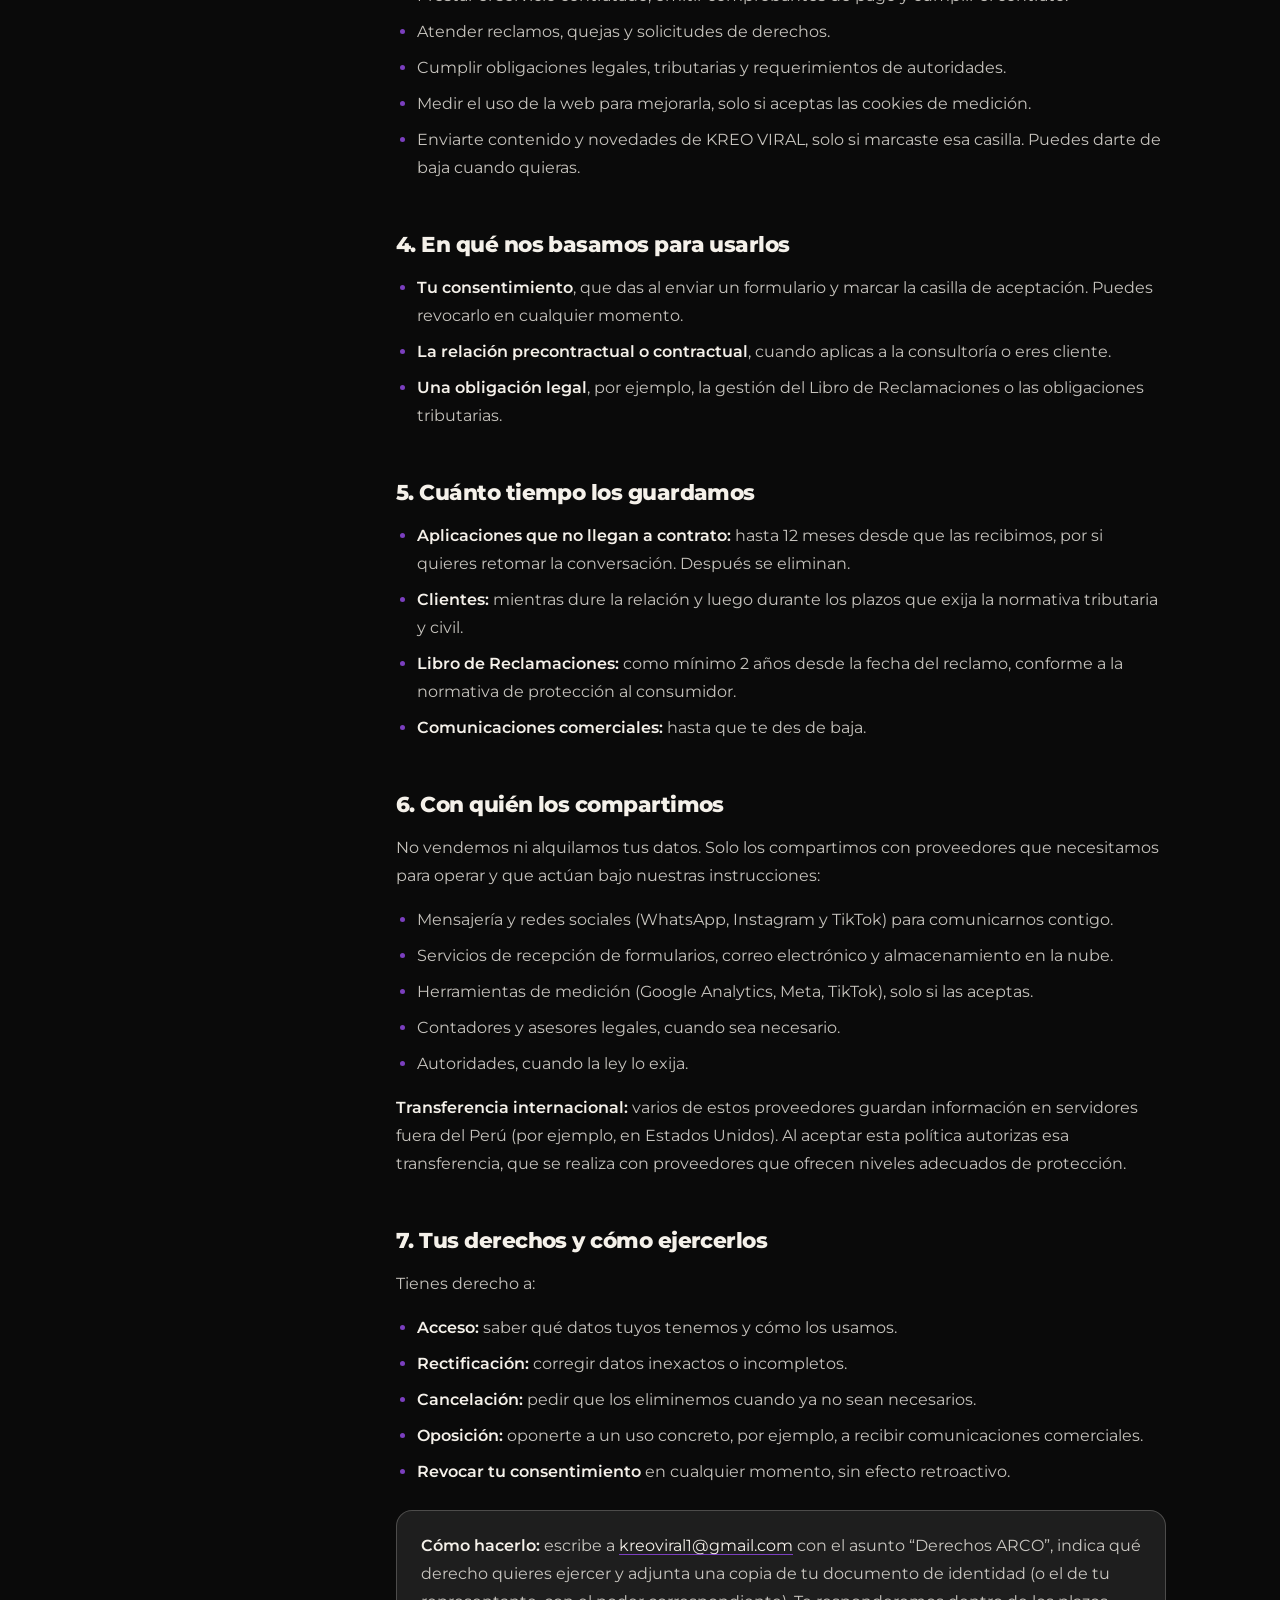
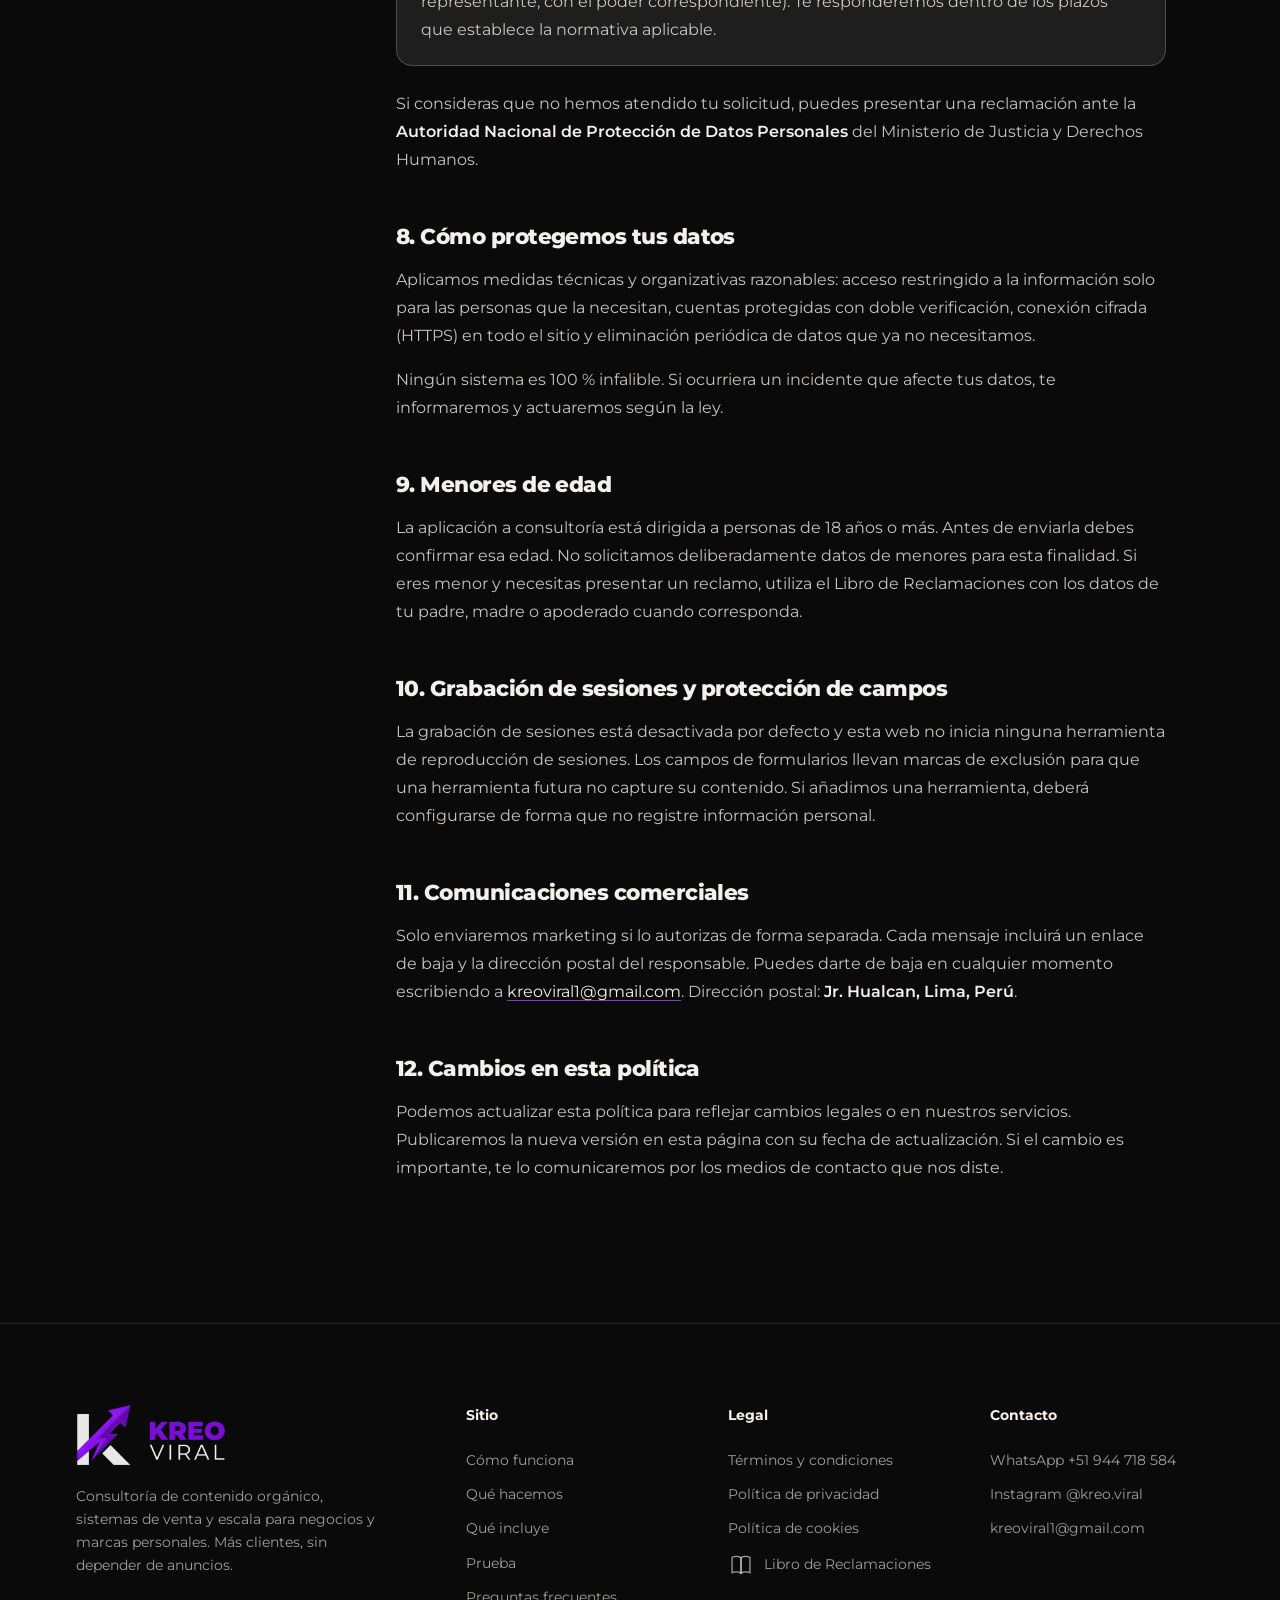
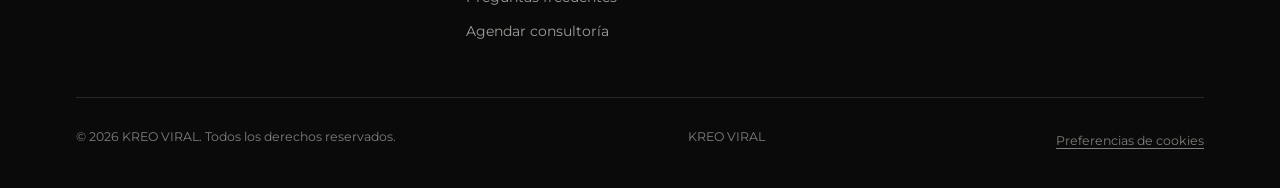
<file: Publicar/privacidad.html>
<!DOCTYPE html>
<html lang="es-PE">
<head>
<meta charset="UTF-8">
<meta name="viewport" content="width=device-width, initial-scale=1, viewport-fit=cover">
<title>Política de privacidad | KREO VIRAL</title>
<meta name="description" content="Cómo KREO VIRAL recoge, usa y protege tus datos personales conforme a las normativas internacionales y la legislación local aplicable.">
<meta name="robots" content="index, follow">
<link rel="canonical" href="https://kreoviral.com/privacidad.html">
<meta name="theme-color" content="#0A0A0A">
<meta name="color-scheme" content="dark">
<meta name="author" content="KREO VIRAL">
<meta name="format-detection" content="telephone=no">

<meta property="og:type" content="website">
<meta property="og:site_name" content="KREO VIRAL">
<meta property="og:locale" content="es_PE">
<meta property="og:title" content="Política de privacidad | KREO VIRAL">
<meta property="og:description" content="Cómo KREO VIRAL recoge, usa y protege tus datos personales conforme a las normativas internacionales y la legislación local aplicable.">
<meta property="og:url" content="https://kreoviral.com/privacidad.html">
<meta property="og:image" content="https://kreoviral.com/assets/img/og-kreo-viral.jpg">
<meta property="og:image:width" content="1200">
<meta property="og:image:height" content="630">
<meta property="og:image:alt" content="KREO VIRAL: Tu negocio no necesita más seguidores. Necesita más clientes.">
<meta name="twitter:card" content="summary_large_image">
<meta name="twitter:title" content="Política de privacidad | KREO VIRAL">
<meta name="twitter:description" content="Cómo KREO VIRAL recoge, usa y protege tus datos personales conforme a las normativas internacionales y la legislación local aplicable.">
<meta name="twitter:image" content="https://kreoviral.com/assets/img/og-kreo-viral.jpg">

<link rel="icon" href="favicon.ico" sizes="any">
<link rel="icon" type="image/png" sizes="32x32" href="favicon-32.png">
<link rel="apple-touch-icon" href="apple-touch-icon.png">
<link rel="manifest" href="site.webmanifest">

<link rel="stylesheet" href="assets/css/kv.css?v=2.0.0">
<script type="application/ld+json">{"@context":"https://schema.org","@graph":[{"@type":"ProfessionalService","@id":"https://kreoviral.com/#organizacion","name":"KREO VIRAL","url":"https://kreoviral.com/","logo":"https://kreoviral.com/assets/img/icon-512.png","image":"https://kreoviral.com/assets/img/og-kreo-viral.jpg","description":"Consultoría de contenido orgánico para negocios y marcas personales: contenido viral que vende, sistemas de venta por redes sociales y escala sin depender de anuncios.","slogan":"Tu negocio vende. Nosotros hacemos que más gente lo sepa.","telephone":"+51944718584","email":"kreoviral1@gmail.com","address":{"@type":"PostalAddress","addressLocality":"Lima","addressRegion":"Lima","addressCountry":"PE"},"areaServed":["PE","MX","CO","CL","AR","EC","BO","ES","US"],"availableLanguage":"es","priceRange":"$$","sameAs":["https://instagram.com/kreo.viral"],"knowsAbout":["Marketing de contenidos","Contenido viral","Instagram Reels","TikTok","Marca personal","Embudos de venta","Ventas por redes sociales"]},{"@type":"WebPage","name":"Política de privacidad","url":"https://kreoviral.com/privacidad.html","inLanguage":"es-PE","isPartOf":{"@id":"https://kreoviral.com/#web"}},{"@type":"BreadcrumbList","itemListElement":[{"@type":"ListItem","position":1,"name":"Inicio","item":"https://kreoviral.com/"},{"@type":"ListItem","position":2,"name":"Política de privacidad","item":"https://kreoviral.com/privacidad.html"}]}]}</script>
</head>
<body>
<a class="skip" href="#main">Saltar al contenido</a>
<header class="nav nav--solid">
  <div class="wrap nav-inner">
    <a href="index.html" class="nav-brand" aria-label="KREO VIRAL, ir al inicio"><picture><source srcset="assets/img/logo-kreo-viral.webp" type="image/webp"><img src="assets/img/logo-kreo-viral.png" alt="KREO VIRAL" width="480" height="198"></picture></a>
    <nav class="nav-links" aria-label="Principal">
      <a href="index.html#sistema">Cómo funciona</a>
      <a href="index.html#que-hacemos">Qué hacemos</a>
      <a href="index.html#prueba">Prueba</a>
      <a href="index.html#preguntas">Preguntas</a>
      <a href="agendar.html" class="btn btn--primary">Agendar consultoría</a>
    </nav>
    <button class="burger" id="burger" type="button" aria-label="Abrir menú" aria-expanded="false" aria-controls="mobileMenu"><span></span><span></span></button>
  </div>
</header>
<div class="mobile-menu" id="mobileMenu" aria-hidden="true">
  <a href="index.html#sistema">Cómo funciona</a>
  <a href="index.html#que-hacemos">Qué hacemos</a>
  <a href="index.html#prueba">Prueba</a>
  <a href="index.html#preguntas">Preguntas</a>
  <a href="agendar.html" class="btn btn--primary btn--block">Agendar consultoría 1 a 1</a>
</div>
<main id="main" class="legal">
  <div class="wrap">
    <header class="legal-head">
      <h1 class="h2">Política de privacidad</h1>
      <p>Última actualización: <span data-legal="actualizado">2 de octubre de 2026</span>. Aquí te explicamos qué datos recogemos, para qué y cómo puedes controlarlos.</p>
    </header>
    <div class="legal-grid">
      <aside class="toc" aria-label="Contenido de la página">
        <h2>En esta página</h2>
        <ol><li><a href="#responsable">1. Quién es responsable de tus datos</a></li>
<li><a href="#datos">2. Qué datos recogemos</a></li>
<li><a href="#finalidades">3. Para qué usamos tus datos</a></li>
<li><a href="#base">4. En qué nos basamos para usarlos</a></li>
<li><a href="#conservacion">5. Cuánto tiempo los guardamos</a></li>
<li><a href="#destinatarios">6. Con quién los compartimos</a></li>
<li><a href="#derechos">7. Tus derechos y cómo ejercerlos</a></li>
<li><a href="#seguridad">8. Cómo protegemos tus datos</a></li>
<li><a href="#menores">9. Menores de edad</a></li>
<li><a href="#grabacion">10. Grabación de sesiones y protección de campos</a></li>
 <li><a href="#marketing">11. Comunicaciones comerciales</a></li>
 <li><a href="#cambios">12. Cambios en esta política</a></li></ol>
      </aside>
      <article class="prose">
<h2 id="responsable">1. Quién es responsable de tus datos</h2>

<p>El titular del banco de datos personales y responsable de su tratamiento es <strong data-legal="razonSocial">KREO VIRAL / Mijhail Maqui Barreto</strong>, y domicilio en <span data-legal="domicilio">Jr. Hualcan, Lima, Perú</span> (en adelante, “KREO VIRAL”, “nosotros”).</p>
<p>Puedes escribirnos sobre cualquier tema de privacidad a <a data-mail="legal" href="mailto:kreoviral1@gmail.com">kreoviral1@gmail.com</a>.</p>
<p>Cumplimos con las normativas internacionales de protección de datos (GDPR, CCPA, etc.) y con la legislación local aplicable cuando corresponda.</p>
<h2 id="datos">2. Qué datos recogemos</h2>

<p>Solo pedimos lo necesario para evaluar tu caso y atenderte:</p>
<div class="table-scroll"><table>
<thead><tr><th>Dónde</th><th>Qué datos</th></tr></thead>
<tbody>
<tr><td>Aplicación a consultoría</td><td>Nombre, WhatsApp, correo (opcional), usuario de redes o web, tipo de negocio, problema principal, rango de facturación, rango de inversión, quién decide y tu objetivo.</td></tr>
<tr><td>Libro de Reclamaciones</td><td>Nombres y apellidos, tipo y número de documento, domicilio, teléfono, correo, datos del padre, madre o apoderado si eres menor de edad, y el detalle de tu reclamo o queja.</td></tr>
<tr><td>Conversaciones por WhatsApp, Instagram o correo</td><td>Lo que tú decidas compartir con nosotros.</td></tr>
<tr><td>Clientes</td><td>Datos de facturación, accesos que nos autorices a tus cuentas y el material necesario para prestar el servicio.</td></tr>
<tr><td>Navegación</td><td>Datos técnicos (tipo de dispositivo, páginas visitadas). Las cookies de medición solo se activan si las aceptas. Ver la <a href="cookies.html">política de cookies</a>.</td></tr>
<tr><td>Ejemplo telefónico</td><td>El formulario puede consultar ipapi.co para detectar el código de país y mostrar un ejemplo de formato. No se envía el número de teléfono a ese servicio.</td></tr>
</tbody></table></div>
<p>No pedimos datos sensibles. Por favor, no los incluyas en los campos de texto libre.</p>
<h2 id="finalidades">3. Para qué usamos tus datos</h2>

<ul>
<li>Evaluar tu aplicación y contactarte por WhatsApp, llamada o correo para agendar la consultoría.</li>
<li>Preparar y enviarte una propuesta comercial.</li>
<li>Prestar el servicio contratado, emitir comprobantes de pago y cumplir el contrato.</li>
<li>Atender reclamos, quejas y solicitudes de derechos.</li>
<li>Cumplir obligaciones legales, tributarias y requerimientos de autoridades.</li>
<li>Medir el uso de la web para mejorarla, solo si aceptas las cookies de medición.</li>
<li>Enviarte contenido y novedades de KREO VIRAL, solo si marcaste esa casilla. Puedes darte de baja cuando quieras.</li>
</ul>
<h2 id="base">4. En qué nos basamos para usarlos</h2>

<ul>
<li><strong>Tu consentimiento</strong>, que das al enviar un formulario y marcar la casilla de aceptación. Puedes revocarlo en cualquier momento.</li>
<li><strong>La relación precontractual o contractual</strong>, cuando aplicas a la consultoría o eres cliente.</li>
<li><strong>Una obligación legal</strong>, por ejemplo, la gestión del Libro de Reclamaciones o las obligaciones tributarias.</li>
</ul>
<h2 id="conservacion">5. Cuánto tiempo los guardamos</h2>

<ul>
<li><strong>Aplicaciones que no llegan a contrato:</strong> hasta 12 meses desde que las recibimos, por si quieres retomar la conversación. Después se eliminan.</li>
<li><strong>Clientes:</strong> mientras dure la relación y luego durante los plazos que exija la normativa tributaria y civil.</li>
<li><strong>Libro de Reclamaciones:</strong> como mínimo 2 años desde la fecha del reclamo, conforme a la normativa de protección al consumidor.</li>
<li><strong>Comunicaciones comerciales:</strong> hasta que te des de baja.</li>
</ul>
<h2 id="destinatarios">6. Con quién los compartimos</h2>

<p>No vendemos ni alquilamos tus datos. Solo los compartimos con proveedores que necesitamos para operar y que actúan bajo nuestras instrucciones:</p>
<ul>
<li>Mensajería y redes sociales (WhatsApp, Instagram y TikTok) para comunicarnos contigo.</li>
<li>Servicios de recepción de formularios, correo electrónico y almacenamiento en la nube.</li>
<li>Herramientas de medición (Google Analytics, Meta, TikTok), solo si las aceptas.</li>
<li>Contadores y asesores legales, cuando sea necesario.</li>
<li>Autoridades, cuando la ley lo exija.</li>
</ul>
<p><strong>Transferencia internacional:</strong> varios de estos proveedores guardan información en servidores fuera del Perú (por ejemplo, en Estados Unidos). Al aceptar esta política autorizas esa transferencia, que se realiza con proveedores que ofrecen niveles adecuados de protección.</p>
<h2 id="derechos">7. Tus derechos y cómo ejercerlos</h2>

<p>Tienes derecho a:</p>
<ul>
<li><strong>Acceso:</strong> saber qué datos tuyos tenemos y cómo los usamos.</li>
<li><strong>Rectificación:</strong> corregir datos inexactos o incompletos.</li>
<li><strong>Cancelación:</strong> pedir que los eliminemos cuando ya no sean necesarios.</li>
<li><strong>Oposición:</strong> oponerte a un uso concreto, por ejemplo, a recibir comunicaciones comerciales.</li>
<li><strong>Revocar tu consentimiento</strong> en cualquier momento, sin efecto retroactivo.</li>
</ul>
<div class="box">
<p><strong>Cómo hacerlo:</strong> escribe a <a data-mail="legal" href="mailto:kreoviral1@gmail.com">kreoviral1@gmail.com</a> con el asunto “Derechos ARCO”, indica qué derecho quieres ejercer y adjunta una copia de tu documento de identidad (o el de tu representante, con el poder correspondiente). Te responderemos dentro de los plazos que establece la normativa aplicable.</p>
</div>
<p>Si consideras que no hemos atendido tu solicitud, puedes presentar una reclamación ante la <strong>Autoridad Nacional de Protección de Datos Personales</strong> del Ministerio de Justicia y Derechos Humanos.</p>
<h2 id="seguridad">8. Cómo protegemos tus datos</h2>

<p>Aplicamos medidas técnicas y organizativas razonables: acceso restringido a la información solo para las personas que la necesitan, cuentas protegidas con doble verificación, conexión cifrada (HTTPS) en todo el sitio y eliminación periódica de datos que ya no necesitamos.</p>
<p>Ningún sistema es 100 % infalible. Si ocurriera un incidente que afecte tus datos, te informaremos y actuaremos según la ley.</p>
<h2 id="menores">9. Menores de edad</h2>

<p>La aplicación a consultoría está dirigida a personas de 18 años o más. Antes de enviarla debes confirmar esa edad. No solicitamos deliberadamente datos de menores para esta finalidad. Si eres menor y necesitas presentar un reclamo, utiliza el Libro de Reclamaciones con los datos de tu padre, madre o apoderado cuando corresponda.</p>
<h2 id="grabacion">10. Grabación de sesiones y protección de campos</h2>

<p>La grabación de sesiones está desactivada por defecto y esta web no inicia ninguna herramienta de reproducción de sesiones. Los campos de formularios llevan marcas de exclusión para que una herramienta futura no capture su contenido. Si añadimos una herramienta, deberá configurarse de forma que no registre información personal.</p>
<h2 id="marketing">11. Comunicaciones comerciales</h2>

<p>Solo enviaremos marketing si lo autorizas de forma separada. Cada mensaje incluirá un enlace de baja y la dirección postal del responsable. Puedes darte de baja en cualquier momento escribiendo a <a data-mail="legal" href="mailto:kreoviral1@gmail.com">kreoviral1@gmail.com</a>. Dirección postal: <strong>Jr. Hualcan, Lima, Perú</strong>.</p>
<h2 id="cambios">12. Cambios en esta política</h2>

<p>Podemos actualizar esta política para reflejar cambios legales o en nuestros servicios. Publicaremos la nueva versión en esta página con su fecha de actualización. Si el cambio es importante, te lo comunicaremos por los medios de contacto que nos diste.</p>

      </article>
    </div>
  </div>
</main>
<footer class="footer">
  <div class="wrap">
    <div class="foot-grid">
      <div class="foot-brand">
        <picture><source srcset="assets/img/logo-kreo-viral.webp" type="image/webp"><img src="assets/img/logo-kreo-viral.png" alt="KREO VIRAL" width="480" height="198" loading="lazy"></picture>
        <p>Consultoría de contenido orgánico, sistemas de venta y escala para negocios y marcas personales. Más clientes, sin depender de anuncios.</p>
      </div>
      <div class="foot-col">
        <h2>Sitio</h2>
        <a href="index.html#sistema">Cómo funciona</a>
        <a href="index.html#que-hacemos">Qué hacemos</a>
        <a href="index.html#incluye">Qué incluye</a>
        <a href="index.html#prueba">Prueba</a>
        <a href="index.html#preguntas">Preguntas frecuentes</a>
        <a href="agendar.html">Agendar consultoría</a>
      </div>
      <div class="foot-col">
        <h2>Legal</h2>
        <a href="terminos.html">Términos y condiciones</a>
        <a href="privacidad.html">Política de privacidad</a>
        <a href="cookies.html">Política de cookies</a>
        <a href="libro-de-reclamaciones.html" class="lr-link"><svg viewBox="0 0 32 32" fill="none" stroke="currentColor" stroke-width="1.6" aria-hidden="true"><path d="M5 6.5C8.5 5 12.5 5 16 7v19c-3.5-2-7.5-2-11-.5z"/><path d="M27 6.5C23.5 5 19.5 5 16 7v19c3.5-2 7.5-2 11-.5z"/></svg>Libro de Reclamaciones</a>
      </div>
      <div class="foot-col">
        <h2>Contacto</h2>
        <a data-wa="Hola KREO VIRAL, quiero más información." href="https://wa.me/51944718584">WhatsApp <span data-phone-text>+51 944 718 584</span></a>
        <a data-ig href="https://instagram.com/kreo.viral">Instagram @kreo.viral</a>
        <a data-tt href="#">TikTok</a>
        <a data-mail href="mailto:kreoviral1@gmail.com">kreoviral1@gmail.com</a>
      </div>
    </div>
    <div class="foot-legal">
      <span>© <span data-year>2026</span> KREO VIRAL. Todos los derechos reservados.</span>
      <span><span>KREO VIRAL</span></span>
      <button type="button" data-reset-consent>Preferencias de cookies</button>
    </div>
  </div>
</footer>
<div class="consent" id="consent" role="dialog" aria-live="polite" aria-label="Preferencias de cookies" hidden>
  <p>Usamos cookies de medición para saber qué contenido funciona y mejorar la web. Solo se activan si aceptas. <a href="cookies.html">Más información</a>.</p>
  <div class="consent-actions">
    <button class="btn btn--primary" type="button" data-consent="yes">Aceptar</button>
    <button class="btn" type="button" data-consent="no">Rechazar</button>
  </div>
</div>
<script src="assets/js/config.js?v=2.0.0"></script>
<script src="assets/js/kv.js?v=2.0.0" defer></script>
</body>
</html>
</file>
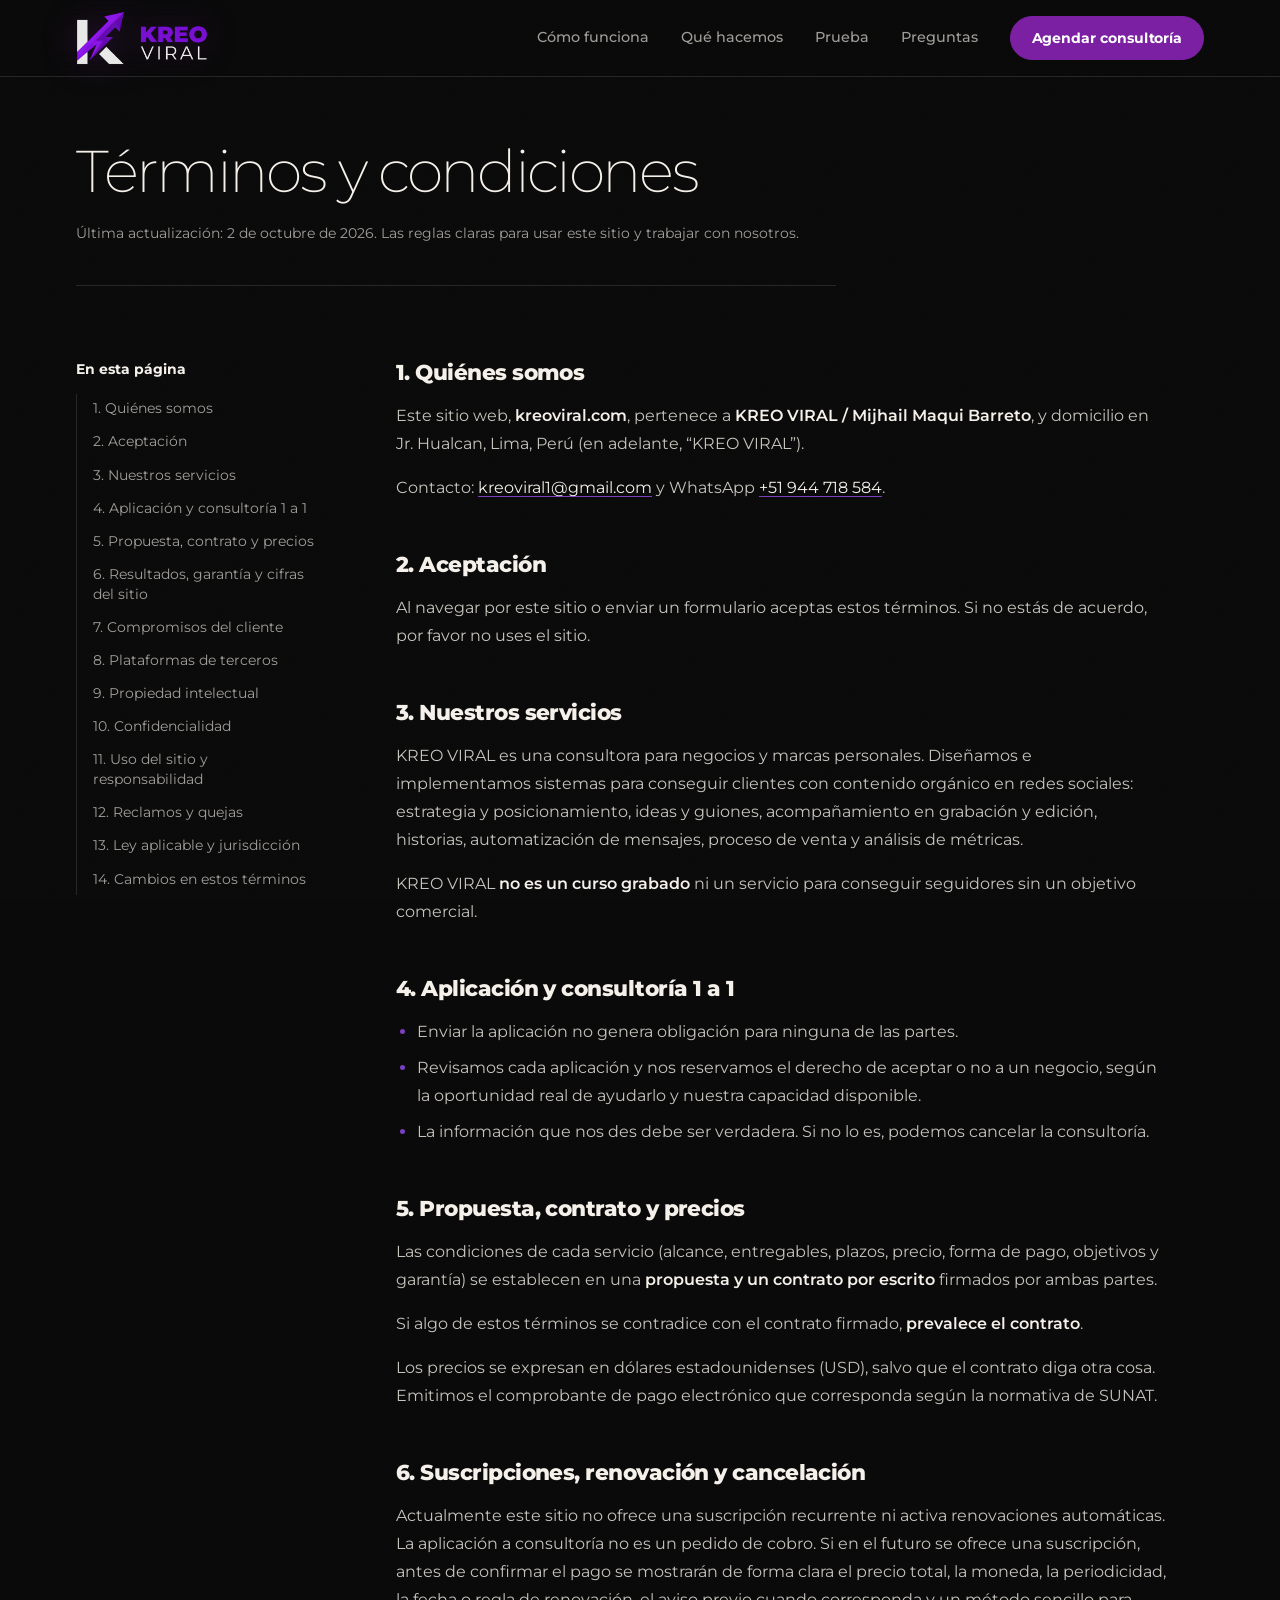
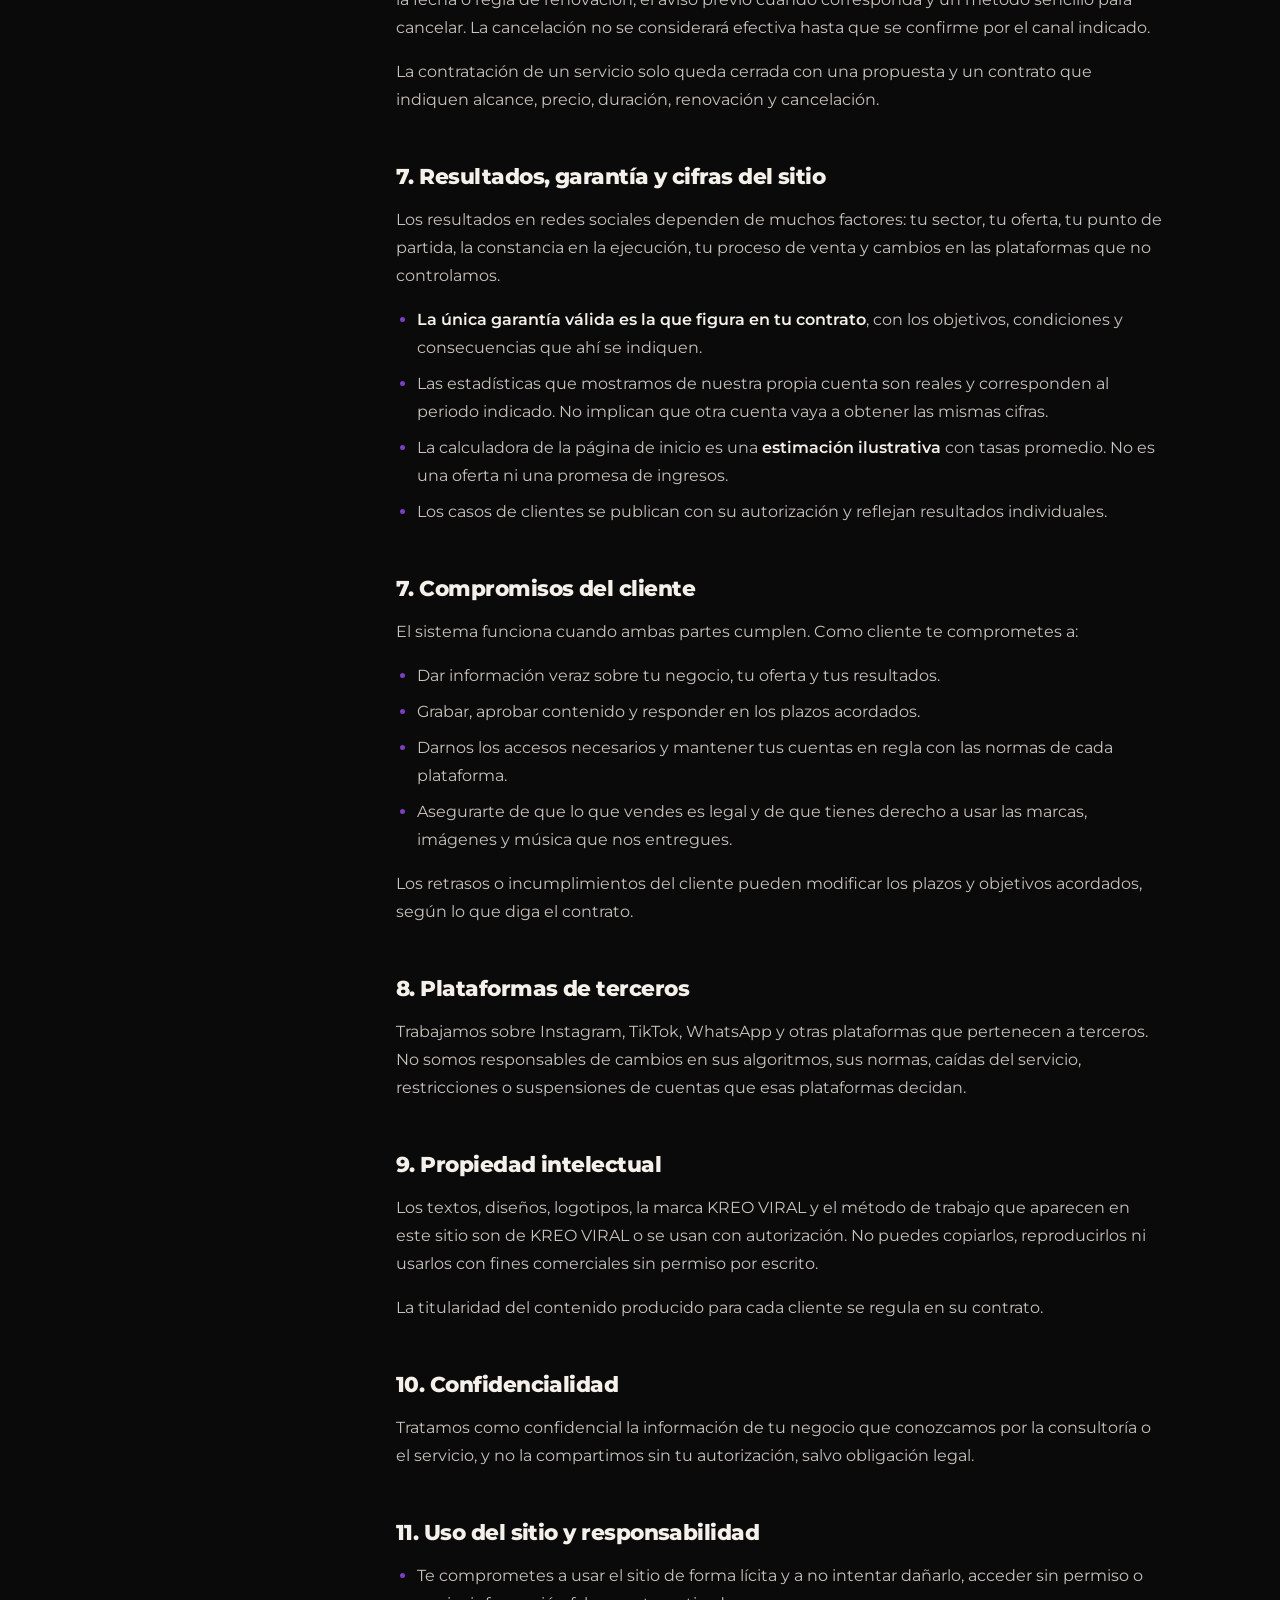
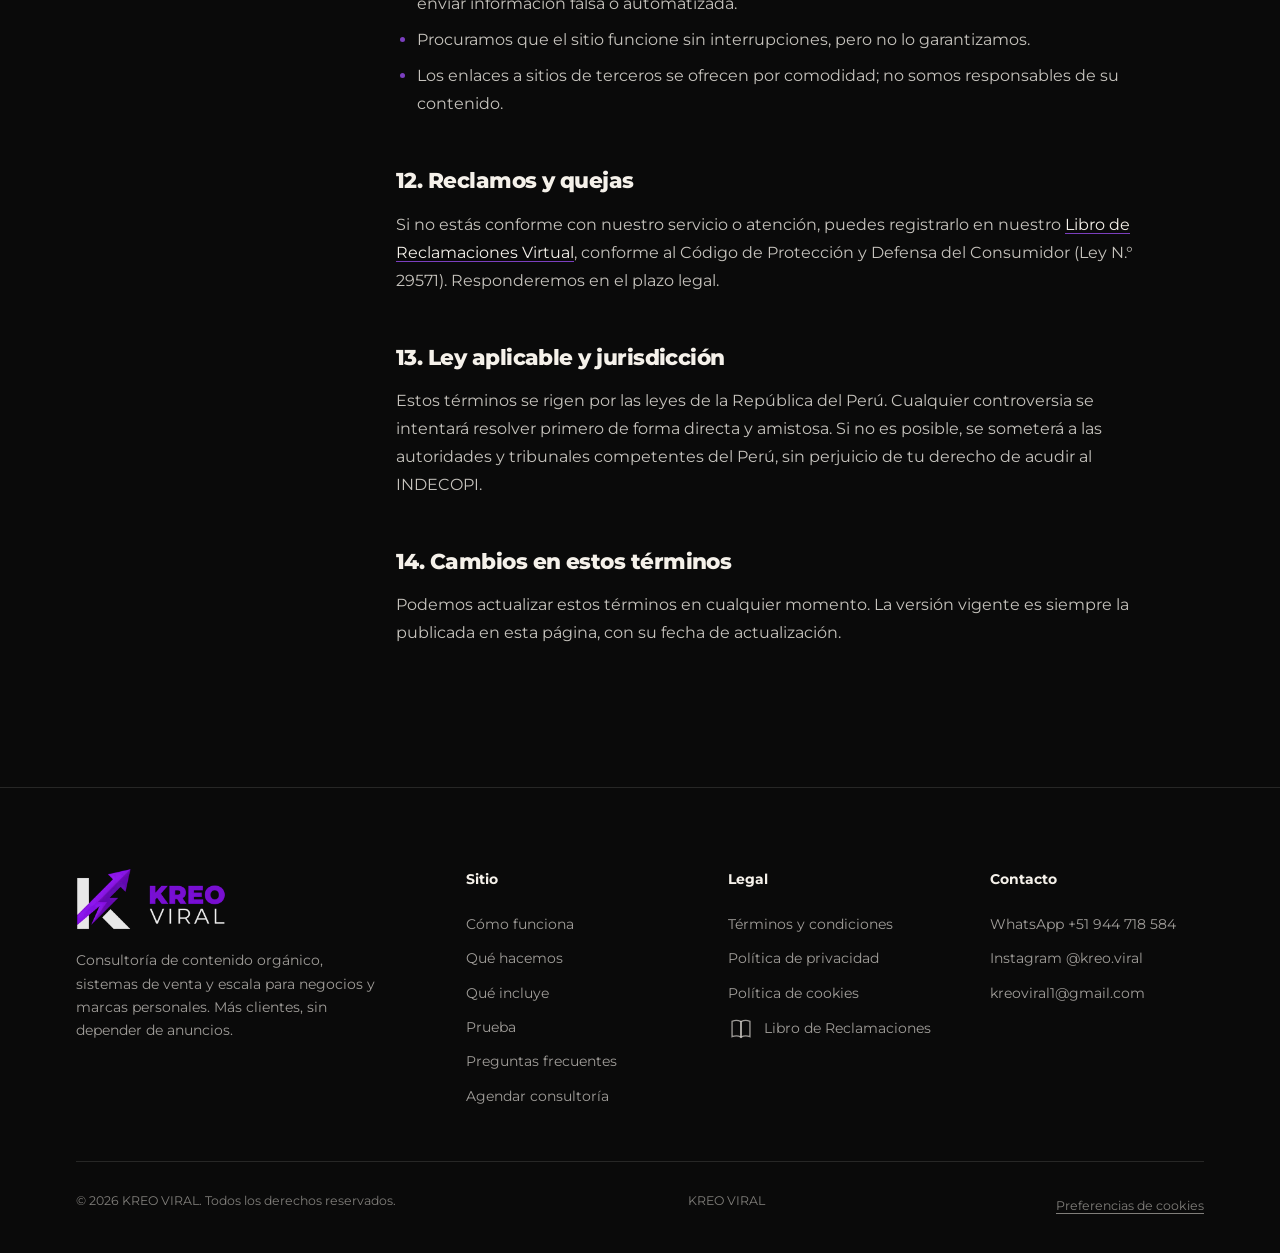
<file: Publicar/terminos.html>
<!DOCTYPE html>
<html lang="es-PE">
<head>
<meta charset="UTF-8">
<meta name="viewport" content="width=device-width, initial-scale=1, viewport-fit=cover">
<title>Términos y condiciones | KREO VIRAL</title>
<meta name="description" content="Condiciones de uso del sitio kreoviral.com y de los servicios de consultoría de KREO VIRAL: aplicación, contrato, garantía, resultados, propiedad intelectual y ley aplicable.">
<meta name="robots" content="index, follow">
<link rel="canonical" href="https://kreoviral.com/terminos.html">
<meta name="theme-color" content="#0A0A0A">
<meta name="color-scheme" content="dark">
<meta name="author" content="KREO VIRAL">
<meta name="format-detection" content="telephone=no">

<meta property="og:type" content="website">
<meta property="og:site_name" content="KREO VIRAL">
<meta property="og:locale" content="es_PE">
<meta property="og:title" content="Términos y condiciones | KREO VIRAL">
<meta property="og:description" content="Condiciones de uso del sitio kreoviral.com y de los servicios de consultoría de KREO VIRAL: aplicación, contrato, garantía, resultados, propiedad intelectual y ley aplicable.">
<meta property="og:url" content="https://kreoviral.com/terminos.html">
<meta property="og:image" content="https://kreoviral.com/assets/img/og-kreo-viral.jpg">
<meta property="og:image:width" content="1200">
<meta property="og:image:height" content="630">
<meta property="og:image:alt" content="KREO VIRAL: Tu negocio no necesita más seguidores. Necesita más clientes.">
<meta name="twitter:card" content="summary_large_image">
<meta name="twitter:title" content="Términos y condiciones | KREO VIRAL">
<meta name="twitter:description" content="Condiciones de uso del sitio kreoviral.com y de los servicios de consultoría de KREO VIRAL: aplicación, contrato, garantía, resultados, propiedad intelectual y ley aplicable.">
<meta name="twitter:image" content="https://kreoviral.com/assets/img/og-kreo-viral.jpg">

<link rel="icon" href="favicon.ico" sizes="any">
<link rel="icon" type="image/png" sizes="32x32" href="favicon-32.png">
<link rel="apple-touch-icon" href="apple-touch-icon.png">
<link rel="manifest" href="site.webmanifest">

<link rel="stylesheet" href="assets/css/kv.css?v=2.0.0">
<script type="application/ld+json">{"@context":"https://schema.org","@graph":[{"@type":"ProfessionalService","@id":"https://kreoviral.com/#organizacion","name":"KREO VIRAL","url":"https://kreoviral.com/","logo":"https://kreoviral.com/assets/img/icon-512.png","image":"https://kreoviral.com/assets/img/og-kreo-viral.jpg","description":"Consultoría de contenido orgánico para negocios y marcas personales: contenido viral que vende, sistemas de venta por redes sociales y escala sin depender de anuncios.","slogan":"Tu negocio vende. Nosotros hacemos que más gente lo sepa.","telephone":"+51944718584","email":"kreoviral1@gmail.com","address":{"@type":"PostalAddress","addressLocality":"Lima","addressRegion":"Lima","addressCountry":"PE"},"areaServed":["PE","MX","CO","CL","AR","EC","BO","ES","US"],"availableLanguage":"es","priceRange":"$$","sameAs":["https://instagram.com/kreo.viral"],"knowsAbout":["Marketing de contenidos","Contenido viral","Instagram Reels","TikTok","Marca personal","Embudos de venta","Ventas por redes sociales"]},{"@type":"WebPage","name":"Términos y condiciones","url":"https://kreoviral.com/terminos.html","inLanguage":"es-PE","isPartOf":{"@id":"https://kreoviral.com/#web"}},{"@type":"BreadcrumbList","itemListElement":[{"@type":"ListItem","position":1,"name":"Inicio","item":"https://kreoviral.com/"},{"@type":"ListItem","position":2,"name":"Términos y condiciones","item":"https://kreoviral.com/terminos.html"}]}]}</script>
</head>
<body>
<a class="skip" href="#main">Saltar al contenido</a>
<header class="nav nav--solid">
  <div class="wrap nav-inner">
    <a href="index.html" class="nav-brand" aria-label="KREO VIRAL, ir al inicio"><picture><source srcset="assets/img/logo-kreo-viral.webp" type="image/webp"><img src="assets/img/logo-kreo-viral.png" alt="KREO VIRAL" width="480" height="198"></picture></a>
    <nav class="nav-links" aria-label="Principal">
      <a href="index.html#sistema">Cómo funciona</a>
      <a href="index.html#que-hacemos">Qué hacemos</a>
      <a href="index.html#prueba">Prueba</a>
      <a href="index.html#preguntas">Preguntas</a>
      <a href="agendar.html" class="btn btn--primary">Agendar consultoría</a>
    </nav>
    <button class="burger" id="burger" type="button" aria-label="Abrir menú" aria-expanded="false" aria-controls="mobileMenu"><span></span><span></span></button>
  </div>
</header>
<div class="mobile-menu" id="mobileMenu" aria-hidden="true">
  <a href="index.html#sistema">Cómo funciona</a>
  <a href="index.html#que-hacemos">Qué hacemos</a>
  <a href="index.html#prueba">Prueba</a>
  <a href="index.html#preguntas">Preguntas</a>
  <a href="agendar.html" class="btn btn--primary btn--block">Agendar consultoría 1 a 1</a>
</div>
<main id="main" class="legal">
  <div class="wrap">
    <header class="legal-head">
      <h1 class="h2">Términos y condiciones</h1>
      <p>Última actualización: <span data-legal="actualizado">2 de octubre de 2026</span>. Las reglas claras para usar este sitio y trabajar con nosotros.</p>
    </header>
    <div class="legal-grid">
      <aside class="toc" aria-label="Contenido de la página">
        <h2>En esta página</h2>
        <ol><li><a href="#identificacion">1. Quiénes somos</a></li>
<li><a href="#aceptacion">2. Aceptación</a></li>
<li><a href="#servicios">3. Nuestros servicios</a></li>
<li><a href="#aplicacion">4. Aplicación y consultoría 1 a 1</a></li>
<li><a href="#contrato">5. Propuesta, contrato y precios</a></li>
<li><a href="#resultados">6. Resultados, garantía y cifras del sitio</a></li>
<li><a href="#cliente">7. Compromisos del cliente</a></li>
<li><a href="#plataformas">8. Plataformas de terceros</a></li>
<li><a href="#propiedad">9. Propiedad intelectual</a></li>
<li><a href="#confidencialidad">10. Confidencialidad</a></li>
<li><a href="#responsabilidad">11. Uso del sitio y responsabilidad</a></li>
<li><a href="#reclamos">12. Reclamos y quejas</a></li>
<li><a href="#ley">13. Ley aplicable y jurisdicción</a></li>
<li><a href="#cambios">14. Cambios en estos términos</a></li></ol>
      </aside>
      <article class="prose">
<h2 id="identificacion">1. Quiénes somos</h2>

<p>Este sitio web, <strong>kreoviral.com</strong>, pertenece a <strong data-legal="razonSocial">KREO VIRAL / Mijhail Maqui Barreto</strong>, y domicilio en <span data-legal="domicilio">Jr. Hualcan, Lima, Perú</span> (en adelante, “KREO VIRAL”).</p>
<p>Contacto: <a data-mail href="mailto:kreoviral1@gmail.com">kreoviral1@gmail.com</a> y WhatsApp <a data-wa href="https://wa.me/51944718584">+51 944 718 584</a>.</p>
<h2 id="aceptacion">2. Aceptación</h2>

<p>Al navegar por este sitio o enviar un formulario aceptas estos términos. Si no estás de acuerdo, por favor no uses el sitio.</p>
<h2 id="servicios">3. Nuestros servicios</h2>

<p>KREO VIRAL es una consultora para negocios y marcas personales. Diseñamos e implementamos sistemas para conseguir clientes con contenido orgánico en redes sociales: estrategia y posicionamiento, ideas y guiones, acompañamiento en grabación y edición, historias, automatización de mensajes, proceso de venta y análisis de métricas.</p>
<p>KREO VIRAL <strong>no es un curso grabado</strong> ni un servicio para conseguir seguidores sin un objetivo comercial.</p>
<h2 id="aplicacion">4. Aplicación y consultoría 1 a 1</h2>

<ul>
<li>Enviar la aplicación no genera obligación para ninguna de las partes.</li>
<li>Revisamos cada aplicación y nos reservamos el derecho de aceptar o no a un negocio, según la oportunidad real de ayudarlo y nuestra capacidad disponible.</li>
<li>La información que nos des debe ser verdadera. Si no lo es, podemos cancelar la consultoría.</li>
</ul>
<h2 id="contrato">5. Propuesta, contrato y precios</h2>

<p>Las condiciones de cada servicio (alcance, entregables, plazos, precio, forma de pago, objetivos y garantía) se establecen en una <strong>propuesta y un contrato por escrito</strong> firmados por ambas partes.</p>
<p>Si algo de estos términos se contradice con el contrato firmado, <strong>prevalece el contrato</strong>.</p>
<p>Los precios se expresan en dólares estadounidenses (USD), salvo que el contrato diga otra cosa. Emitimos el comprobante de pago electrónico que corresponda según la normativa de SUNAT.</p>
<h2 id="suscripcion">6. Suscripciones, renovación y cancelación</h2>

<p>Actualmente este sitio no ofrece una suscripción recurrente ni activa renovaciones automáticas. La aplicación a consultoría no es un pedido de cobro. Si en el futuro se ofrece una suscripción, antes de confirmar el pago se mostrarán de forma clara el precio total, la moneda, la periodicidad, la fecha o regla de renovación, el aviso previo cuando corresponda y un método sencillo para cancelar. La cancelación no se considerará efectiva hasta que se confirme por el canal indicado.</p>
<p>La contratación de un servicio solo queda cerrada con una propuesta y un contrato que indiquen alcance, precio, duración, renovación y cancelación.</p>
<h2 id="resultados">7. Resultados, garantía y cifras del sitio</h2>

<p>Los resultados en redes sociales dependen de muchos factores: tu sector, tu oferta, tu punto de partida, la constancia en la ejecución, tu proceso de venta y cambios en las plataformas que no controlamos.</p>
<ul>
<li><strong>La única garantía válida es la que figura en tu contrato</strong>, con los objetivos, condiciones y consecuencias que ahí se indiquen.</li>
<li>Las estadísticas que mostramos de nuestra propia cuenta son reales y corresponden al periodo indicado. No implican que otra cuenta vaya a obtener las mismas cifras.</li>
<li>La calculadora de la página de inicio es una <strong>estimación ilustrativa</strong> con tasas promedio. No es una oferta ni una promesa de ingresos.</li>
<li>Los casos de clientes se publican con su autorización y reflejan resultados individuales.</li>
</ul>
<h2 id="cliente">7. Compromisos del cliente</h2>

<p>El sistema funciona cuando ambas partes cumplen. Como cliente te comprometes a:</p>
<ul>
<li>Dar información veraz sobre tu negocio, tu oferta y tus resultados.</li>
<li>Grabar, aprobar contenido y responder en los plazos acordados.</li>
<li>Darnos los accesos necesarios y mantener tus cuentas en regla con las normas de cada plataforma.</li>
<li>Asegurarte de que lo que vendes es legal y de que tienes derecho a usar las marcas, imágenes y música que nos entregues.</li>
</ul>
<p>Los retrasos o incumplimientos del cliente pueden modificar los plazos y objetivos acordados, según lo que diga el contrato.</p>
<h2 id="plataformas">8. Plataformas de terceros</h2>

<p>Trabajamos sobre Instagram, TikTok, WhatsApp y otras plataformas que pertenecen a terceros. No somos responsables de cambios en sus algoritmos, sus normas, caídas del servicio, restricciones o suspensiones de cuentas que esas plataformas decidan.</p>
<h2 id="propiedad">9. Propiedad intelectual</h2>

<p>Los textos, diseños, logotipos, la marca KREO VIRAL y el método de trabajo que aparecen en este sitio son de KREO VIRAL o se usan con autorización. No puedes copiarlos, reproducirlos ni usarlos con fines comerciales sin permiso por escrito.</p>
<p>La titularidad del contenido producido para cada cliente se regula en su contrato.</p>
<h2 id="confidencialidad">10. Confidencialidad</h2>

<p>Tratamos como confidencial la información de tu negocio que conozcamos por la consultoría o el servicio, y no la compartimos sin tu autorización, salvo obligación legal.</p>
<h2 id="responsabilidad">11. Uso del sitio y responsabilidad</h2>

<ul>
<li>Te comprometes a usar el sitio de forma lícita y a no intentar dañarlo, acceder sin permiso o enviar información falsa o automatizada.</li>
<li>Procuramos que el sitio funcione sin interrupciones, pero no lo garantizamos.</li>
<li>Los enlaces a sitios de terceros se ofrecen por comodidad; no somos responsables de su contenido.</li>
</ul>
<h2 id="reclamos">12. Reclamos y quejas</h2>

<p>Si no estás conforme con nuestro servicio o atención, puedes registrarlo en nuestro <a href="libro-de-reclamaciones.html">Libro de Reclamaciones Virtual</a>, conforme al Código de Protección y Defensa del Consumidor (Ley N.° 29571). Responderemos en el plazo legal.</p>
<h2 id="ley">13. Ley aplicable y jurisdicción</h2>

<p>Estos términos se rigen por las leyes de la República del Perú. Cualquier controversia se intentará resolver primero de forma directa y amistosa. Si no es posible, se someterá a las autoridades y tribunales competentes del Perú, sin perjuicio de tu derecho de acudir al INDECOPI.</p>
<h2 id="cambios">14. Cambios en estos términos</h2>

<p>Podemos actualizar estos términos en cualquier momento. La versión vigente es siempre la publicada en esta página, con su fecha de actualización.</p>

      </article>
    </div>
  </div>
</main>
<footer class="footer">
  <div class="wrap">
    <div class="foot-grid">
      <div class="foot-brand">
        <picture><source srcset="assets/img/logo-kreo-viral.webp" type="image/webp"><img src="assets/img/logo-kreo-viral.png" alt="KREO VIRAL" width="480" height="198" loading="lazy"></picture>
        <p>Consultoría de contenido orgánico, sistemas de venta y escala para negocios y marcas personales. Más clientes, sin depender de anuncios.</p>
      </div>
      <div class="foot-col">
        <h2>Sitio</h2>
        <a href="index.html#sistema">Cómo funciona</a>
        <a href="index.html#que-hacemos">Qué hacemos</a>
        <a href="index.html#incluye">Qué incluye</a>
        <a href="index.html#prueba">Prueba</a>
        <a href="index.html#preguntas">Preguntas frecuentes</a>
        <a href="agendar.html">Agendar consultoría</a>
      </div>
      <div class="foot-col">
        <h2>Legal</h2>
        <a href="terminos.html">Términos y condiciones</a>
        <a href="privacidad.html">Política de privacidad</a>
        <a href="cookies.html">Política de cookies</a>
        <a href="libro-de-reclamaciones.html" class="lr-link"><svg viewBox="0 0 32 32" fill="none" stroke="currentColor" stroke-width="1.6" aria-hidden="true"><path d="M5 6.5C8.5 5 12.5 5 16 7v19c-3.5-2-7.5-2-11-.5z"/><path d="M27 6.5C23.5 5 19.5 5 16 7v19c3.5-2 7.5-2 11-.5z"/></svg>Libro de Reclamaciones</a>
      </div>
      <div class="foot-col">
        <h2>Contacto</h2>
        <a data-wa="Hola KREO VIRAL, quiero más información." href="https://wa.me/51944718584">WhatsApp <span data-phone-text>+51 944 718 584</span></a>
        <a data-ig href="https://instagram.com/kreo.viral">Instagram @kreo.viral</a>
        <a data-tt href="#">TikTok</a>
        <a data-mail href="mailto:kreoviral1@gmail.com">kreoviral1@gmail.com</a>
      </div>
    </div>
    <div class="foot-legal">
      <span>© <span data-year>2026</span> KREO VIRAL. Todos los derechos reservados.</span>
      <span><span>KREO VIRAL</span></span>
      <button type="button" data-reset-consent>Preferencias de cookies</button>
    </div>
  </div>
</footer>
<div class="consent" id="consent" role="dialog" aria-live="polite" aria-label="Preferencias de cookies" hidden>
  <p>Usamos cookies de medición para saber qué contenido funciona y mejorar la web. Solo se activan si aceptas. <a href="cookies.html">Más información</a>.</p>
  <div class="consent-actions">
    <button class="btn btn--primary" type="button" data-consent="yes">Aceptar</button>
    <button class="btn" type="button" data-consent="no">Rechazar</button>
  </div>
</div>
<script src="assets/js/config.js?v=2.0.0"></script>
<script src="assets/js/kv.js?v=2.0.0" defer></script>
</body>
</html>
</file>
<file: Publicar/assets/css/kv.css>
/* ════════════════════════════════════════════════════════════
   KREO VIRAL — hoja de estilos del sitio          v2.0.0
   Tipografía: Montserrat. El contraste 900 / 200 replica el logo
   (KREO pesado, VIRAL ligero) y es el recurso principal de titulares.
   ──────────────────────────────────────────────────────────────
   Orden del archivo:
     1. Tokens              8. Prueba y casos
     2. Base y utilidades   9. Testimonios
     3. Tipografía         10. Origen / Para quién / Proceso
     4. Botones            11. Garantía / FAQ / Cierre
     5. Navegación         12. Footer / barra móvil / cookies
     6. Hero               13. Formularios
     7. Sistema (calc)     14. Legales / 404 / impresión
   ════════════════════════════════════════════════════════════ */

@font-face{
  font-family:'Montserrat';
  src:url('../fonts/Montserrat-Variable.woff2') format('woff2');
  font-style:normal;
  font-weight:200 900;
  font-display:swap;
}

:root{
  --ink:#0A0A0A;
  --ink-2:#1E1E1E;
  --ink-3:#3D2060;
  --paper:#F5F1EA;
  --paper-80:rgba(245,241,234,.80);
  --paper-64:rgba(245,241,234,.64);
  --paper-48:rgba(245,241,234,.50);
  --paper-28:rgba(245,241,234,.30);
  --rule:rgba(245,241,234,.12);
  --rule-2:rgba(245,241,234,.22);
  --violet:#7B1FA2;
  --violet-2:#7B3FBF;
  --violet-deep:#6D1FA8;
  --violet-glow:rgba(123,31,162,.30);
  --ok:#3DD68C;
  --error:#FF6369;
  --wa:#25D366;

  --font:'Montserrat',system-ui,-apple-system,'Segoe UI',sans-serif;
  --ease:cubic-bezier(.22,1,.36,1);

  --gutter:clamp(20px,5vw,56px);
  --max:1240px;
  --sec:clamp(5rem,11vw,9rem);
  --r-card:20px;
  --r-lg:26px;

  --fs-display:clamp(2.45rem,6.8vw,5.6rem);
  --fs-h2:clamp(2rem,4.6vw,3.7rem);
  --fs-h3:clamp(1.15rem,1.6vw,1.35rem);
  --fs-lead:clamp(1.06rem,1.4vw,1.25rem);
  --fs-body:1.0625rem;
  --fs-small:.875rem;
  --fs-xs:.78rem;

  color-scheme:dark;
}

/* ═══ 2. BASE Y UTILIDADES ═══ */
*,*::before,*::after{box-sizing:border-box;margin:0;padding:0}
html{
  background:var(--ink);
  -webkit-text-size-adjust:100%;
  scroll-behavior:smooth;
  scroll-padding-top:92px;
}
body{
  background:var(--ink);color:var(--paper);
  font-family:var(--font);font-weight:400;font-size:var(--fs-body);line-height:1.65;
  -webkit-font-smoothing:antialiased;-moz-osx-font-smoothing:grayscale;
  overflow-x:hidden;
  text-rendering:optimizeLegibility;
}
img,svg,video{display:block;max-width:100%;height:auto}
a{color:inherit;text-decoration:none}
button{font:inherit;color:inherit;background:none;border:0;cursor:pointer}
input,textarea,select{font:inherit;color:inherit}
::selection{background:var(--violet);color:#fff}
:focus-visible{outline:2px solid var(--violet-2);outline-offset:3px;border-radius:2px}

::-webkit-scrollbar{width:6px;background:var(--ink)}
::-webkit-scrollbar-thumb{background:rgba(245,241,234,.18);border-radius:3px}
::-webkit-scrollbar-thumb:hover{background:rgba(245,241,234,.3)}

/* grano sutil — textura de pantalla, no decoración */
body::after{
  content:"";position:fixed;inset:0;z-index:200;pointer-events:none;opacity:.035;mix-blend-mode:overlay;
  background-image:url("data:image/svg+xml;utf8,<svg xmlns='http://www.w3.org/2000/svg' width='200' height='200'><filter id='n'><feTurbulence type='fractalNoise' baseFrequency='0.9' numOctaves='2' stitchTiles='stitch'/></filter><rect width='200' height='200' filter='url(%23n)'/></svg>");
}

.sr-only{position:absolute;width:1px;height:1px;overflow:hidden;clip:rect(0 0 0 0);white-space:nowrap}
.skip{position:absolute;left:12px;top:-60px;z-index:300;background:var(--violet);color:#fff;padding:.7rem 1rem;font-weight:600;font-size:var(--fs-small);border-radius:8px}
.skip:focus{top:12px}

.wrap{width:100%;max-width:var(--max);margin:0 auto;padding:0 var(--gutter)}
.wrap--narrow{max-width:860px}
.sec{padding:var(--sec) 0;position:relative}
.sec + .sec{border-top:1px solid var(--rule)}

/* ── Barra de progreso de lectura ── */
.sprog{position:fixed;z-index:95;pointer-events:none;background:var(--rule)}
.sprog i{display:block;background:var(--violet);box-shadow:0 0 14px var(--violet-glow)}
@media(min-width:1101px){
  .sprog{left:0;top:0;bottom:0;width:2px}
  .sprog i{width:100%;height:0;transition:height .12s linear}
}
@media(max-width:1100px){
  .sprog{left:0;right:0;top:0;height:2px}
  .sprog i{height:100%;width:0;transition:width .12s linear}
}

/* ── Revelado al hacer scroll ── */
.rv{opacity:1;transform:none}
.js .rv{opacity:0;transform:translateY(26px);transition:opacity 1s var(--ease),transform 1.05s var(--ease)}
.js .rv.is-in{opacity:1;transform:none}
.js .rv.d1{transition-delay:.08s}
.js .rv.d2{transition-delay:.16s}
.js .rv.d3{transition-delay:.24s}
.js .rv.d4{transition-delay:.32s}

/* ═══ 3. TIPOGRAFÍA ═══ */
.display{
  font-weight:200;font-size:var(--fs-display);line-height:1.03;letter-spacing:-.045em;
  text-wrap:balance;
}
.display b,.h2 b{font-weight:900;letter-spacing:-.05em}
.display em,.h2 em{font-style:normal;color:var(--violet-2)}
.h2{
  font-weight:200;font-size:var(--fs-h2);line-height:1.06;letter-spacing:-.04em;text-wrap:balance;max-width:20ch;
}
.h3{font-weight:700;font-size:var(--fs-h3);line-height:1.3;letter-spacing:-.015em}
.lead{font-weight:300;font-size:var(--fs-lead);line-height:1.7;color:var(--paper-80);max-width:56ch}
.muted{color:var(--paper-64)}
.small{font-size:var(--fs-small);line-height:1.6}
.kicker{
  display:inline-flex;align-items:center;gap:.65rem;
  font-weight:700;font-size:var(--fs-xs);letter-spacing:.24em;text-transform:uppercase;
  color:var(--paper-48);margin-bottom:1.1rem;
}
.sec-head > .kicker{margin-bottom:-.5rem}
.kicker::before{
  content:"";width:6px;height:6px;border-radius:50%;flex-shrink:0;
  background:var(--violet-2);box-shadow:0 0 12px var(--violet-glow);
}
.sec-head{display:grid;gap:1.6rem;margin-bottom:clamp(3rem,6vw,4.5rem)}
@media(min-width:960px){
  .sec-head--split{grid-template-columns:1.1fr .9fr;align-items:end;gap:4rem}
}

/* ═══ 4. BOTONES ═══ */
.btn{
  position:relative;isolation:isolate;overflow:hidden;
  display:inline-flex;align-items:center;justify-content:center;gap:.7rem;
  min-height:56px;padding:0 1.9rem;
  font-weight:700;font-size:.95rem;letter-spacing:-.005em;line-height:1;
  border:1px solid var(--rule-2);border-radius:999px;
  transition:background-color .3s var(--ease),border-color .3s var(--ease),color .3s var(--ease),transform .2s var(--ease);
  white-space:nowrap;
}
.btn::before{
  content:"";position:absolute;inset:0;z-index:-1;background:var(--violet);
  transform:translateY(101%);transition:transform .55s var(--ease);
}
.btn:hover{border-color:var(--violet);color:#fff}
.btn:hover::before{transform:none}
.btn:active{transform:scale(.985)}
.btn svg{width:18px;height:18px;flex-shrink:0;transition:transform .35s var(--ease)}
.btn--primary{background:var(--violet);border-color:var(--violet);color:#fff}
.btn--primary::before{background:var(--violet-2)}
.btn--primary:hover{border-color:var(--violet-2)}
.btn--light{background:var(--paper);border-color:var(--paper);color:var(--ink)}
.btn--light::before{background:#fff}
.btn--light:hover{border-color:#fff;color:var(--ink)}
.btn--block{width:100%}
.btn--wide{padding:0 2.4rem}
.btn .arr{display:inline-block;font-size:1.05rem;line-height:1;transition:transform .35s var(--ease)}
.btn:hover .arr,.btn:hover svg:last-child{transform:translateX(4px)}
.link{
  font-weight:600;font-size:.95rem;color:var(--paper-80);
  border-bottom:1px solid var(--rule-2);padding-bottom:2px;transition:color .3s,border-color .3s;
}
.lead .link{font-size:inherit;font-weight:500}
.link:hover{color:var(--paper);border-color:var(--violet-2)}

/* ═══ 5. NAVEGACIÓN ═══ */
.nav{
  position:fixed;inset:0 0 auto 0;z-index:100;
  padding-top:env(safe-area-inset-top,0px);
  transition:background-color .4s var(--ease),border-color .4s var(--ease),backdrop-filter .4s;
  border-bottom:1px solid transparent;
}
.nav.is-scrolled,.nav--solid{
  background:rgba(10,10,10,.78);
  backdrop-filter:blur(16px) saturate(1.2);-webkit-backdrop-filter:blur(16px) saturate(1.2);
  border-bottom-color:var(--rule);
}
.nav-inner{display:flex;align-items:center;justify-content:space-between;gap:2rem;height:76px}
.nav-brand img{width:132px;height:auto;filter:drop-shadow(0 0 16px rgba(123,31,162,.28))}
.nav-links{display:flex;align-items:center;gap:2rem}
.nav-links a:not(.btn){
  position:relative;font-weight:500;font-size:.9rem;color:var(--paper-64);transition:color .25s;
}
.nav-links a:not(.btn)::after{
  content:"";position:absolute;left:0;right:100%;bottom:-6px;height:1px;
  background:var(--violet-2);transition:right .35s var(--ease);
}
.nav-links a:not(.btn):hover{color:var(--paper)}
.nav-links a:not(.btn):hover::after,
.nav-links a.is-current::after{right:0}
.nav-links a.is-current{color:var(--paper)}
.nav-links .btn{min-height:44px;padding:0 1.3rem;font-size:.88rem}
.burger{display:none;width:44px;height:44px;position:relative;border-radius:50%}
.burger span{position:absolute;left:11px;width:22px;height:1.5px;background:var(--paper);transition:transform .35s var(--ease)}
.burger span:nth-child(1){top:18px}
.burger span:nth-child(2){top:25px}
.menu-open .burger span:nth-child(1){transform:translateY(3.5px) rotate(45deg)}
.menu-open .burger span:nth-child(2){transform:translateY(-3.5px) rotate(-45deg)}
.nav-back{font-weight:500;font-size:.9rem;color:var(--paper-64)}
.nav-back:hover{color:var(--paper)}
@media(max-width:900px){
  .nav-links{display:none}
  .burger{display:block}
}
.mobile-menu{
  position:fixed;inset:0;z-index:99;background:rgba(5,5,5,.97);
  backdrop-filter:blur(18px);-webkit-backdrop-filter:blur(18px);
  padding:calc(110px + env(safe-area-inset-top,0px)) var(--gutter) 40px;
  display:flex;flex-direction:column;overflow-y:auto;
  opacity:0;visibility:hidden;transition:opacity .35s var(--ease),visibility .35s;
}
.menu-open .mobile-menu{opacity:1;visibility:visible}
.menu-open{overflow:hidden}
.mobile-menu a:not(.btn){font-weight:300;font-size:clamp(1.6rem,7vw,1.9rem);letter-spacing:-.03em;padding:1rem 0;border-bottom:1px solid var(--rule);transition:color .25s}
.mobile-menu a:not(.btn):hover{color:var(--violet-2)}
.mobile-menu .btn{margin-top:2.2rem}
.mobile-menu .menu-foot{margin-top:auto;padding-top:2.4rem;display:flex;flex-wrap:wrap;gap:1.2rem;font-size:var(--fs-small);color:var(--paper-48)}
.mobile-menu .menu-foot a{font-size:var(--fs-small);padding:0;border:0;color:var(--paper-64)}

/* ═══ 6. HERO ═══ */
.hero{
  position:relative;overflow:hidden;
  padding:calc(150px + env(safe-area-inset-top,0px)) 0 clamp(4rem,8vw,6rem);
}
.hero::before{
  content:"";position:absolute;inset:0;pointer-events:none;
  background:
    radial-gradient(ellipse 50% 45% at 78% 28%,rgba(123,31,162,.18) 0%,transparent 70%),
    radial-gradient(ellipse 55% 50% at 8% 72%,rgba(109,31,168,.10) 0%,transparent 65%);
}
.hero-grid{position:relative;display:grid;gap:clamp(3.5rem,7vw,5rem);align-items:center}
@media(min-width:1020px){.hero-grid{grid-template-columns:minmax(0,1fr) clamp(258px,26vw,330px)}}
.hero .display{font-size:clamp(2.05rem,4.4vw,3.35rem);line-height:1;max-width:none}
.hero .display .ln{display:block;overflow:hidden;padding-bottom:.13em}
.hero .display .ln > span{display:block}

/* entrada orquestada: un único momento al cargar */
.js .hero .display .ln > span{transform:translateY(125%);transition:transform 1.15s var(--ease)}
.js.is-loaded .hero .display .ln > span{transform:none}
.js.is-loaded .hero .display .ln:nth-child(2) > span{transition-delay:.1s}
.js.is-loaded .hero .display .ln:nth-child(3) > span{transition-delay:.2s}
.js.is-loaded .hero .display .ln:nth-child(4) > span{transition-delay:.3s}
.js .hero-fade{opacity:0;transform:translateY(18px)}
.js.is-loaded .hero-fade{opacity:1;transform:none;transition:opacity 1s var(--ease),transform 1.1s var(--ease)}
.js.is-loaded .hero-fade{transition-delay:.5s}
.js.is-loaded .hero-fade--2{transition-delay:.62s}
.js.is-loaded .hero-fade--3{transition-delay:.74s}
.js.is-loaded .hero-fade--late{transition-delay:.9s}

.hero-lead{margin-top:1.9rem}
.hero-lead .hl{color:var(--violet-2);font-weight:700}
.hero-lead strong{color:var(--paper);font-weight:600}
.hero-actions{display:flex;flex-wrap:wrap;align-items:center;gap:1.2rem 1.8rem;margin-top:2.4rem}
.hero-note{margin-top:1.4rem;font-size:var(--fs-small);color:var(--paper-64)}
.hero-note strong{color:var(--paper);font-weight:600}

.phone{
  position:relative;max-width:330px;margin:0 auto;width:100%;
  border-radius:34px;padding:10px;background:#1E1E1E;
  border:1px solid var(--rule-2);
  box-shadow:0 40px 90px -30px rgba(123,31,162,.45);
}
.phone img{border-radius:26px;width:100%;aspect-ratio:620/1190;object-fit:cover;object-position:top}
.phone-tag{
  position:absolute;left:-1.25rem;bottom:18%;
  background:var(--paper);color:var(--ink);border-radius:14px;padding:.9rem 1.1rem;
  max-width:190px;box-shadow:0 18px 40px rgba(0,0,0,.5);
}
.phone-tag b{display:block;font-weight:900;font-size:1.9rem;letter-spacing:-.04em;line-height:1}
.phone-tag span{display:block;font-size:.78rem;font-weight:500;line-height:1.35;margin-top:.35rem}
@media(max-width:1019px){.phone{max-width:290px}.phone-tag{left:auto;right:-.5rem}}

.factline{
  position:relative;margin-top:clamp(4rem,8vw,6rem);
  display:grid;grid-template-columns:repeat(3,1fr);border-top:1px solid var(--rule);
}
.factline > div{padding:1.6rem 1.5rem 0 0}
.factline > div + div{padding-left:1.5rem;border-left:1px solid var(--rule)}
.factline b{display:block;font-weight:800;font-size:clamp(1.5rem,2.6vw,2.1rem);letter-spacing:-.035em;line-height:1.1;font-variant-numeric:tabular-nums}
.factline span{display:block;font-size:var(--fs-small);color:var(--paper-64);margin-top:.4rem;line-height:1.45}
@media(max-width:700px){
  .factline{grid-template-columns:1fr}
  .factline > div,.factline > div + div{padding:1.2rem 0;border-left:0;border-bottom:1px solid var(--rule)}
}

/* ── Marcos de imagen (se rellenan solos desde materiales/) ── */
.img-frame{
  position:relative;overflow:hidden;border-radius:var(--r-card);
  background:
    linear-gradient(135deg,rgba(123,31,162,.08) 0%,transparent 60%),
    linear-gradient(180deg,#0E0E0E 0%,#080808 100%);
  border:1px solid var(--rule);
  display:flex;align-items:center;justify-content:center;text-align:center;padding:1.8rem;
}
.img-frame::before{
  content:"";position:absolute;inset:0;pointer-events:none;
  background-image:
    linear-gradient(to right,rgba(245,241,234,.03) 1px,transparent 1px),
    linear-gradient(to bottom,rgba(245,241,234,.03) 1px,transparent 1px);
  background-size:36px 36px;
}
.img-frame img{position:absolute;inset:0;width:100%;height:100%;object-fit:cover;z-index:1}
.img-frame.has-img{padding:0;border-color:var(--rule-2)}
.img-frame.has-img::before{display:none}
.img-label{position:relative;z-index:1;display:flex;flex-direction:column;align-items:center;gap:.75rem}
.img-label[hidden]{display:none}
.img-desc b{color:var(--paper-64);font-weight:600}
.img-tag{
  font-weight:700;font-size:.56rem;letter-spacing:.26em;text-transform:uppercase;
  color:var(--violet-2);padding:5px 12px;border-radius:999px;
  border:1px solid rgba(123,31,162,.35);background:rgba(123,31,162,.06);
}
.img-desc{font-weight:500;font-size:.82rem;line-height:1.55;color:var(--paper-48);max-width:26ch}

/* ── Creencias: lo que te dijeron vs lo que funciona ── */
.myths{border-top:1px solid var(--rule)}
.myth{display:grid;gap:.6rem 3rem;padding:1.9rem 0;border-bottom:1px solid var(--rule)}
@media(min-width:820px){.myth{grid-template-columns:1fr 1fr;align-items:baseline}}
.myth-old{color:var(--paper-48);font-weight:300;font-size:1.08rem;text-decoration:line-through;text-decoration-color:rgba(255,99,105,.55);text-decoration-thickness:1px}
.myth-new{font-weight:600;font-size:1.12rem;line-height:1.45}
.myth-new small{display:block;font-weight:400;font-size:var(--fs-small);color:var(--paper-64);margin-top:.45rem;line-height:1.6}
.myths-head{display:none}
@media(min-width:820px){
  .myths-head{display:grid;grid-template-columns:1fr 1fr;gap:3rem;padding-bottom:1rem;font-size:var(--fs-small);font-weight:600}
  .myths-head span:first-child{color:var(--paper-48)}
  .myths-head span:last-child{color:var(--violet-2)}
}
.problem-grid{display:grid;gap:clamp(2.5rem,6vw,4.5rem);align-items:center;margin-bottom:clamp(3rem,6vw,4.5rem)}
@media(min-width:1000px){.problem-grid{grid-template-columns:1.1fr .9fr}}
.problem-grid .img-frame{aspect-ratio:4/3}

/* ═══ 7. SISTEMA / CALCULADORA ═══ */
.system{background:linear-gradient(180deg,var(--ink) 0%,var(--ink-2) 100%)}
.flow{
  list-style:none;position:relative;display:grid;grid-template-columns:repeat(4,1fr);gap:0;
  border:1px solid var(--rule-2);border-radius:22px;overflow:hidden;background:var(--ink);
}
.flow-step{position:relative;padding:clamp(1.4rem,2.6vw,2.2rem)}
.flow-step + .flow-step{border-left:1px solid var(--rule)}
.flow-step::after{
  content:"";position:absolute;top:50%;right:-7px;z-index:2;width:12px;height:12px;
  border-top:1px solid var(--rule-2);border-right:1px solid var(--rule-2);background:var(--ink);
  transform:translateY(-50%) rotate(45deg);
}
.flow-step:last-child::after{display:none}
.flow-n{font-size:var(--fs-xs);font-weight:600;color:var(--paper-48)}
.flow-name{font-weight:700;font-size:1.02rem;margin-top:.35rem}
.flow-val{
  display:block;font-weight:900;font-size:clamp(1.9rem,4vw,3.3rem);letter-spacing:-.05em;line-height:1;
  margin-top:1.6rem;font-variant-numeric:tabular-nums;
}
.flow-desc{font-size:var(--fs-small);color:var(--paper-64);margin-top:.7rem;line-height:1.5}
.flow-val.is-long{font-size:clamp(1.6rem,2.7vw,2.4rem)}
.flow-step--money{background:var(--violet)}
.flow-step--money .flow-n,.flow-step--money .flow-desc{color:rgba(255,255,255,.78)}
@media(max-width:860px){
  .flow{grid-template-columns:1fr 1fr}
  .flow-step:nth-child(3){border-left:0}
  .flow-step:nth-child(n+3){border-top:1px solid var(--rule)}
  .flow-step:nth-child(2)::after{display:none}
}
@media(max-width:560px){
  .flow{grid-template-columns:1fr}
  .flow-step{display:grid;grid-template-columns:1fr auto;column-gap:1rem;align-items:center;padding:1.2rem 1.3rem}
  .flow-step + .flow-step{border-left:0;border-top:1px solid var(--rule)}
  .flow-step:nth-child(3){border-left:0}
  .flow-step::after{display:none}
  .flow-n{grid-column:1}
  .flow-name{grid-column:1;margin-top:.1rem}
  .flow-val{grid-column:2;grid-row:1 / span 2;margin-top:0;font-size:2rem;text-align:right}
  .flow-val.is-long{font-size:1.5rem}
  .flow-desc{grid-column:1 / -1;margin-top:.5rem}
}
.controls{display:grid;gap:2rem;margin-top:2.4rem}
@media(min-width:820px){.controls{grid-template-columns:1fr 1fr;gap:3.5rem}}
.control label{display:flex;justify-content:space-between;align-items:baseline;gap:1rem;font-weight:600;font-size:.95rem}
.control output{font-weight:800;font-size:1.15rem;font-variant-numeric:tabular-nums;color:var(--paper)}
.control p{font-size:var(--fs-small);color:var(--paper-64);margin-top:.35rem}
.range{
  -webkit-appearance:none;appearance:none;width:100%;height:28px;background:transparent;margin-top:.8rem;cursor:pointer;
  --pct:50%;
}
.range::-webkit-slider-runnable-track{height:4px;border-radius:4px;background:linear-gradient(90deg,var(--violet-2) var(--pct),var(--rule-2) var(--pct))}
.range::-moz-range-track{height:4px;border-radius:4px;background:var(--rule-2)}
.range::-moz-range-progress{height:4px;border-radius:4px;background:var(--violet-2)}
.range::-webkit-slider-thumb{-webkit-appearance:none;width:24px;height:24px;border-radius:50%;background:var(--paper);border:5px solid var(--violet);margin-top:-10px;box-shadow:0 0 0 6px rgba(123,31,162,.18)}
.range::-moz-range-thumb{width:16px;height:16px;border-radius:50%;background:var(--paper);border:5px solid var(--violet)}
.range:focus-visible{outline:none}
.range:focus-visible::-webkit-slider-thumb{box-shadow:0 0 0 6px rgba(168,85,247,.5)}
.calc-foot{display:flex;flex-wrap:wrap;justify-content:space-between;align-items:center;gap:1.5rem;margin-top:2.6rem;padding-top:1.8rem;border-top:1px solid var(--rule)}
.calc-foot p{font-size:var(--fs-xs);color:var(--paper-48);max-width:62ch;line-height:1.6}

/* ── Qué hacemos: 4 pilares con foto ── */
.pillars{display:grid;gap:2rem;margin-top:clamp(3rem,6vw,4rem)}
@media(min-width:700px){.pillars{grid-template-columns:1fr 1fr;gap:2.5rem}}
@media(min-width:1100px){.pillars{grid-template-columns:repeat(4,1fr);gap:1.6rem}}
.pillar{display:flex;flex-direction:column;gap:1.4rem}
.pillar .img-frame{aspect-ratio:1/1}
.pillar-n{font-weight:800;font-size:var(--fs-xs);letter-spacing:.22em;color:var(--paper-48)}
.pillar h3{font-weight:800;font-size:1.1rem;line-height:1.25;letter-spacing:-.015em;margin-top:.55rem}
.pillar p{font-size:.92rem;line-height:1.6;color:var(--paper-64);margin-top:.5rem}

/* ── Qué incluye ── */
.includes{display:grid;gap:0 4rem}
@media(min-width:820px){.includes{grid-template-columns:1fr 1fr}}
.inc{display:grid;grid-template-columns:auto 1fr;gap:1.1rem;padding:1.7rem 0;border-top:1px solid var(--rule)}
.inc svg{width:22px;height:22px;color:var(--violet-2);margin-top:.15rem}
.inc h3{font-weight:700;font-size:1.06rem;letter-spacing:-.01em}
.inc p{font-size:.97rem;color:var(--paper-64);margin-top:.35rem;max-width:44ch}

/* ═══ 8. PRUEBA Y CASOS ═══ */
.proof-grid{display:grid;gap:clamp(2.5rem,6vw,5rem);align-items:start}
@media(min-width:960px){.proof-grid{grid-template-columns:340px 1fr}}
.proof-shot{border-radius:22px;overflow:hidden;border:1px solid var(--rule-2);background:var(--ink-2)}
.proof-shot img{width:100%;aspect-ratio:620/1190;object-fit:cover}
.proof-shot figcaption{padding:1rem 1.2rem;font-size:var(--fs-xs);color:var(--paper-64);border-top:1px solid var(--rule)}
@media(max-width:959px){.proof-shot{max-width:330px;margin:0 auto}}
.stats{display:grid;grid-template-columns:1fr 1fr;border-top:1px solid var(--rule)}
.stat{padding:1.8rem 1.5rem 1.8rem 0;border-bottom:1px solid var(--rule)}
.stat:nth-child(even){padding-left:1.5rem;border-left:1px solid var(--rule)}
.stat b{display:block;font-weight:200;font-size:clamp(2.3rem,4.6vw,3.6rem);letter-spacing:-.05em;line-height:1;font-variant-numeric:tabular-nums}
.stat b .u{color:var(--violet-2)}
.stat span{display:block;font-size:var(--fs-small);color:var(--paper-64);margin-top:.7rem;max-width:26ch;line-height:1.5}
.proof-read{margin-top:2.4rem}
.proof-read p + p{margin-top:1rem}

.cases{display:grid;gap:1.5rem;margin-top:clamp(2.5rem,5vw,3.5rem)}
.cases[hidden],.case-slots[hidden],.quotes[hidden]{display:none}
@media(min-width:760px){.cases{grid-template-columns:repeat(2,1fr)}}
.case{border:1px solid var(--rule-2);border-radius:20px;overflow:hidden;background:var(--ink-2);display:flex;flex-direction:column}
.case img{width:100%;aspect-ratio:4/3;object-fit:cover}
.case-body{padding:1.6rem;display:grid;gap:1rem}
.case-top{display:flex;justify-content:space-between;align-items:flex-start;gap:1rem}
.case-sector{font-size:var(--fs-xs);color:var(--violet-2);font-weight:600}
.case-metric{text-align:right}
.case-metric b{display:block;font-weight:900;font-size:2rem;letter-spacing:-.05em;line-height:1}
.case-metric span{font-size:var(--fs-xs);color:var(--paper-64)}
.case-ba{display:grid;grid-template-columns:1fr 1fr;gap:1rem;font-size:var(--fs-small);border-top:1px solid var(--rule);padding-top:1rem}
.case-ba dt{font-size:var(--fs-xs);color:var(--paper-48);font-weight:600}
.case-ba dd{margin-top:.25rem;line-height:1.45}
.case blockquote{font-weight:300;font-style:italic;color:var(--paper-80);font-size:.98rem}
.case-slots{display:grid;grid-template-columns:1fr 1fr;gap:1.4rem;margin-top:clamp(2.5rem,5vw,3.5rem)}
@media(max-width:640px){.case-slots{grid-template-columns:1fr}}
.case-slots .img-frame{aspect-ratio:4/3}
.proof-note{margin-top:1.8rem;font-size:var(--fs-small);line-height:1.75;color:var(--paper-64);max-width:60ch}
.proof-note b{color:var(--paper);font-weight:600}

/* ═══ 9. TESTIMONIOS ═══ */
.quotes{display:grid;gap:1.5rem}
@media(min-width:760px){.quotes{grid-template-columns:repeat(3,1fr)}}
.quote{
  border:1px solid var(--rule-2);border-radius:20px;background:var(--ink-2);
  padding:1.8rem;display:flex;flex-direction:column;gap:1.2rem;
}
.quote p{font-weight:300;font-size:1.02rem;line-height:1.65;color:var(--paper-80)}
.quote p::before{content:"“";color:var(--violet-2);font-weight:800}
.quote p::after{content:"”";color:var(--violet-2);font-weight:800}
.quote footer{margin-top:auto;padding-top:1rem;border-top:1px solid var(--rule);display:grid;gap:.15rem}
.quote cite{font-style:normal;font-weight:700;font-size:.95rem}
.quote small{font-size:var(--fs-xs);color:var(--paper-48)}

/* ═══ 10. ORIGEN / PARA QUIÉN / PROCESO ═══ */
.origin{display:grid;gap:clamp(2.5rem,6vw,5rem);align-items:center}
.origin.has-photo{grid-template-columns:1fr}
@media(min-width:960px){.origin.has-photo{grid-template-columns:.85fr 1.15fr}}
.origin-photo{border-radius:22px;overflow:hidden;border:1px solid var(--rule-2)}
.origin-photo img{width:100%;aspect-ratio:4/5;object-fit:cover}
.origin-text{max-width:62ch}
.origin-text p{font-size:1.1rem;font-weight:300;line-height:1.8;color:var(--paper-80)}
.origin-text p + p{margin-top:1.3rem}
.origin-text strong{color:var(--paper);font-weight:600}
.origin-text .origin-sign{margin-top:2rem;font-weight:800;font-size:1.25rem;letter-spacing:-.02em;color:var(--paper)}
@media(min-width:960px){
  .origin:not(.has-photo) .origin-text{max-width:none;display:grid;grid-template-columns:.95fr 1.05fr;gap:4rem;align-items:start}
  .origin:not(.has-photo) .origin-text .h2{margin-bottom:0!important}
}
.origin-body{max-width:60ch}

.fit{display:grid;gap:1.5rem}
@media(min-width:820px){.fit{grid-template-columns:1fr 1fr}}
.fit-col{border-radius:22px;padding:clamp(1.6rem,3vw,2.4rem);border:1px solid var(--rule-2)}
.fit-col--yes{background:var(--paper);color:var(--ink);border-color:var(--paper)}
.fit-col h3{font-weight:800;font-size:1.3rem;letter-spacing:-.025em;margin-bottom:1.3rem}
.fit-col ul{list-style:none;display:grid;gap:.95rem}
.fit-col li{display:grid;grid-template-columns:22px 1fr;gap:.7rem;font-size:1rem;line-height:1.5}
.fit-col li svg{width:20px;height:20px;margin-top:.15rem}
.fit-col--yes li svg{color:var(--violet)}
.fit-col--no{color:var(--paper-80)}
.fit-col--no li svg{color:var(--paper-48)}

.steps{list-style:none;display:grid;gap:0;counter-reset:s}
@media(min-width:900px){.steps{grid-template-columns:repeat(4,1fr)}}
.steps li{position:relative;padding:2rem 1.5rem 0 0;border-top:2px solid var(--rule)}
.steps li:first-child{border-top-color:var(--violet)}
@media(max-width:899px){.steps li{padding:1.6rem 0}}
.steps .n{font-weight:900;font-size:.95rem;color:var(--violet-2)}
.steps h3{font-weight:700;font-size:1.1rem;margin-top:.7rem}
.steps p{font-size:.95rem;color:var(--paper-64);margin-top:.5rem;max-width:30ch}
.steps .t{display:inline-block;margin-top:1rem;font-size:var(--fs-xs);font-weight:600;color:var(--paper-80);border:1px solid var(--rule-2);border-radius:999px;padding:.3rem .75rem}

/* ═══ 11. GARANTÍA / FAQ / CIERRE ═══ */
.contract{
  display:grid;gap:2.5rem;align-items:center;
  border:1px solid var(--rule-2);border-radius:var(--r-lg);padding:clamp(1.8rem,5vw,3.5rem);
  background:radial-gradient(ellipse 60% 80% at 0% 0%,rgba(123,31,162,.16),transparent 70%),var(--ink-2);
}
@media(min-width:960px){.contract{grid-template-columns:1.2fr .8fr;gap:4rem}}
.contract-list{list-style:none;display:grid;gap:1.1rem}
.contract-list li{display:grid;grid-template-columns:22px 1fr;gap:.8rem;font-size:1rem;line-height:1.5}
.contract .btn{margin-top:2rem}
.contract-list svg{width:20px;height:20px;color:var(--violet-2);margin-top:.15rem}

.faq{border-top:1px solid var(--rule)}
.faq details{border-bottom:1px solid var(--rule)}
.faq summary{
  list-style:none;cursor:pointer;display:flex;justify-content:space-between;align-items:center;gap:1.5rem;
  padding:1.5rem 0;font-weight:600;font-size:1.08rem;line-height:1.4;
}
.faq summary::-webkit-details-marker{display:none}
.faq summary::after{
  content:"";flex-shrink:0;width:14px;height:14px;
  background:linear-gradient(var(--paper),var(--paper)) center/14px 1.5px no-repeat,linear-gradient(var(--paper),var(--paper)) center/1.5px 14px no-repeat;
  transition:transform .35s var(--ease);
}
.faq details[open] summary::after{transform:rotate(45deg)}
.faq summary:hover{color:var(--violet-2)}
.faq .ans{padding:0 0 1.7rem;color:var(--paper-80);max-width:68ch}
.faq .ans p + p{margin-top:.8rem}

.final{position:relative;overflow:hidden;text-align:left}
.final::before{
  content:"";position:absolute;inset:0;pointer-events:none;
  background:radial-gradient(ellipse 60% 55% at 50% 110%,rgba(123,31,162,.14) 0%,transparent 65%);
}
.final > .wrap{position:relative}
.final .display{max-width:16ch}
.final-row{display:grid;gap:2.5rem;margin-top:3rem;align-items:end}
@media(min-width:900px){.final-row{grid-template-columns:1fr auto}}
.final-actions{display:flex;flex-wrap:wrap;gap:1rem}
.final-cap{margin-top:2.6rem;font-weight:600;font-size:var(--fs-xs);letter-spacing:.2em;text-transform:uppercase;color:var(--paper-48)}

/* ═══ 12. FOOTER / BARRA MÓVIL / COOKIES ═══ */
.footer{border-top:1px solid var(--rule);padding:clamp(3.5rem,7vw,5rem) 0 calc(2rem + env(safe-area-inset-bottom,0px))}
.foot-grid{display:grid;gap:2.5rem;padding-bottom:3rem;border-bottom:1px solid var(--rule)}
@media(min-width:900px){.foot-grid{grid-template-columns:1.6fr 1fr 1fr 1fr;gap:3rem}}
.foot-brand img{width:150px}
.foot-brand p{margin-top:1.2rem;font-size:var(--fs-small);color:var(--paper-64);max-width:34ch}
.foot-col h2{font-size:var(--fs-small);font-weight:700;color:var(--paper);margin-bottom:1rem}
.foot-col a{display:block;font-size:var(--fs-small);color:var(--paper-64);padding:.35rem 0;transition:color .25s}
.foot-col a:hover{color:var(--paper)}
.foot-legal{display:flex;flex-wrap:wrap;justify-content:space-between;gap:1rem 2rem;padding-top:1.8rem;font-size:var(--fs-xs);color:var(--paper-48);line-height:1.6}
.foot-legal button{font-size:var(--fs-xs);color:var(--paper-48);text-decoration:underline;text-underline-offset:3px;padding:.3rem 0;min-height:26px}
.foot-legal button:hover{color:var(--paper-80)}
.foot-col a.lr-link{display:flex;align-items:center;gap:.6rem}
.lr-link svg{width:26px;height:26px}

.mbar{
  position:fixed;left:0;right:0;bottom:0;z-index:90;display:none;gap:.6rem;
  padding:.7rem var(--gutter) calc(.7rem + env(safe-area-inset-bottom,0px));
  background:rgba(5,5,5,.88);backdrop-filter:blur(14px);-webkit-backdrop-filter:blur(14px);
  border-top:1px solid var(--rule);
  transform:translateY(110%);transition:transform .4s var(--ease);
}
.mbar.is-on{transform:none}
.mbar .btn{min-height:50px;flex:1;font-size:.92rem}
.mbar .btn--wa{flex:0 0 50px;padding:0;background:var(--wa);border-color:var(--wa);color:#05210f}
.mbar .btn--wa::before{background:#1FBE5A}
.mbar .btn--wa:hover{color:#05210f;border-color:#1FBE5A}
@media(max-width:760px){.mbar{display:flex}.has-mbar .footer{padding-bottom:calc(6.5rem + env(safe-area-inset-bottom,0px))}}

.consent{
  position:fixed;z-index:150;left:var(--gutter);right:var(--gutter);bottom:calc(1rem + env(safe-area-inset-bottom,0px));
  max-width:520px;background:var(--ink-3);border:1px solid var(--rule-2);border-radius:20px;padding:1.3rem 1.4rem;
  box-shadow:0 24px 60px rgba(0,0,0,.6);font-size:var(--fs-small);color:var(--paper-80);
}
.consent[hidden]{display:none}
.consent a{color:var(--paper);text-decoration:underline}
.consent-actions{display:flex;gap:.6rem;margin-top:1rem}
.consent .btn{min-height:44px;padding:0 1.2rem;font-size:.88rem}
@media(max-width:760px){.consent{bottom:calc(5.2rem + env(safe-area-inset-bottom,0px))}}

/* ═══ 13. FORMULARIOS ═══ */
.form-page{padding:calc(130px + env(safe-area-inset-top,0px)) 0 var(--sec)}
.app-grid{display:grid;gap:clamp(3rem,6vw,5rem);align-items:start}
@media(min-width:1000px){.app-grid{grid-template-columns:.8fr 1.2fr}}
.app-aside{position:relative}
@media(min-width:1000px){.app-aside{position:sticky;top:110px}}
.app-aside .h2{font-size:clamp(2.1rem,4.4vw,3.4rem)}
.app-aside .lead{margin-top:1.4rem}
.app-points{list-style:none;display:grid;gap:1rem;margin-top:2.2rem;padding-top:2rem;border-top:1px solid var(--rule)}
.app-points li{display:grid;grid-template-columns:22px 1fr;gap:.8rem;font-size:.98rem;color:var(--paper-80)}
.app-points svg{width:20px;height:20px;color:var(--violet-2);margin-top:.15rem}
.seats{display:inline-flex;align-items:center;gap:.6rem;margin-top:2rem;font-size:var(--fs-small);font-weight:600;color:var(--paper)}
.seats i{width:8px;height:8px;border-radius:50%;background:var(--ok);box-shadow:0 0 0 4px rgba(61,214,140,.16)}

.card-form{border:1px solid var(--rule-2);border-radius:var(--r-lg);background:var(--ink-2);padding:clamp(1.5rem,4vw,2.8rem)}
.progress{display:flex;align-items:center;gap:1rem;margin-bottom:2.2rem}
.progress-bar{flex:1;height:4px;border-radius:4px;background:var(--rule);overflow:hidden}
.progress-bar i{display:block;height:100%;width:25%;background:var(--violet-2);transition:width .5s var(--ease)}
.progress-label{font-size:var(--fs-small);font-weight:600;color:var(--paper-64);font-variant-numeric:tabular-nums;white-space:nowrap}

.step-title{font-weight:800;font-size:clamp(1.35rem,2.4vw,1.75rem);letter-spacing:-.03em;line-height:1.2;margin-bottom:.4rem}
.step-sub{color:var(--paper-64);font-size:.97rem;margin-bottom:2rem}
.js .fstep{display:none}
.js .fstep.is-active{display:block;animation:stepIn .45s var(--ease)}
@keyframes stepIn{from{opacity:0;transform:translateX(14px)}to{opacity:1;transform:none}}
.fstep + .fstep{margin-top:3rem}
.js .fstep + .fstep{margin-top:0}

.field{margin-bottom:1.8rem}
.field:last-child{margin-bottom:0}
.field-label,fieldset legend{display:block;font-weight:600;font-size:.97rem;margin-bottom:.8rem;line-height:1.4}
.field-label .opt,legend .opt{font-weight:400;color:var(--paper-48);font-size:var(--fs-small)}
fieldset{border:0;min-width:0}
.input,.textarea,.select{
  width:100%;min-height:56px;padding:.9rem 1.1rem;
  background:var(--ink);border:1px solid var(--rule-2);border-radius:14px;
  font-size:1rem;color:var(--paper);transition:border-color .25s,box-shadow .25s;
}
.textarea{min-height:130px;resize:vertical;line-height:1.55}
.select{appearance:none;background-image:url("data:image/svg+xml;utf8,<svg xmlns='http://www.w3.org/2000/svg' width='12' height='8' viewBox='0 0 12 8'><path d='M1 1l5 5 5-5' fill='none' stroke='%23F5F1EA' stroke-width='1.5'/></svg>");background-repeat:no-repeat;background-position:right 1.1rem center;padding-right:2.6rem}
.select option{background:#1E1E1E}
.input::placeholder,.textarea::placeholder{color:var(--paper-48)}
.input:hover,.textarea:hover,.select:hover{border-color:var(--paper-48)}
.input:focus,.textarea:focus,.select:focus{outline:none;border-color:var(--violet-2);box-shadow:0 0 0 4px rgba(168,85,247,.18)}
.field.has-error .input,.field.has-error .textarea,.field.has-error .select{border-color:var(--error)}
.err{display:none;font-size:var(--fs-small);color:var(--error);margin-top:.55rem;font-weight:500}
.field.has-error .err{display:block}
.hint{font-size:var(--fs-xs);color:var(--paper-48);margin-top:.5rem}
.row2{display:grid;gap:0 1.2rem}
@media(min-width:620px){.row2{grid-template-columns:1fr 1fr}}

.choices{display:grid;gap:.6rem}
.choices--2{grid-template-columns:1fr 1fr}
@media(min-width:620px){.choices--grid{grid-template-columns:1fr 1fr}}
.choice{position:relative;display:block;cursor:pointer}
.choice input{position:absolute;opacity:0;inset:0;cursor:pointer}
.choice span{
  display:flex;align-items:center;gap:.85rem;min-height:56px;padding:.8rem 1.1rem;
  border:1px solid var(--rule-2);border-radius:14px;font-size:.97rem;line-height:1.35;
  transition:border-color .2s,background-color .2s;
}
.choice span::before{content:"";flex-shrink:0;width:18px;height:18px;border-radius:50%;border:1.5px solid var(--paper-48);transition:border .2s,background .2s,box-shadow .2s}
.choice:hover span{border-color:var(--paper-48)}
.choice input:checked + span{border-color:var(--violet-2);background:rgba(123,31,162,.12)}
.choice input:checked + span::before{border-color:var(--violet-2);background:var(--violet-2);box-shadow:inset 0 0 0 3px var(--ink-2)}
.choice input:focus-visible + span{outline:2px solid var(--violet-2);outline-offset:2px}
.field.has-error .choice span{border-color:rgba(255,99,105,.45)}

.check{display:grid;grid-template-columns:22px 1fr;gap:.8rem;align-items:start;font-size:var(--fs-small);color:var(--paper-80);cursor:pointer;line-height:1.55}
.check input{appearance:none;width:20px;height:20px;border:1.5px solid var(--paper-48);border-radius:6px;margin-top:.1rem;cursor:pointer;display:grid;place-content:center;background:var(--ink)}
.check input:checked{background:var(--violet);border-color:var(--violet)}
.check input:checked::after{content:"";width:10px;height:6px;border-left:2px solid #fff;border-bottom:2px solid #fff;transform:rotate(-45deg) translate(1px,-1px)}
.check a{color:var(--paper);text-decoration:underline;text-underline-offset:3px;text-decoration-color:var(--violet-2)}

.form-nav{display:flex;align-items:center;justify-content:space-between;gap:1rem;margin-top:2.4rem;padding-top:1.8rem;border-top:1px solid var(--rule)}
.form-nav .btn{min-width:150px}
.form-nav .back{font-weight:600;font-size:.95rem;color:var(--paper-64);padding:.8rem 0}
.form-nav .back:hover{color:var(--paper)}
.form-nav .back[hidden]{display:block;visibility:hidden}
.form-alt{margin-top:1.5rem;font-size:var(--fs-small);color:var(--paper-64);text-align:center}
.form-alt a{color:var(--paper);text-decoration:underline;text-underline-offset:3px}
.hp{position:absolute!important;left:-9999px!important;width:1px;height:1px;overflow:hidden}

.done{text-align:left}
.done-icon{width:56px;height:56px;border-radius:50%;background:rgba(61,214,140,.14);color:var(--ok);display:grid;place-items:center;margin-bottom:1.6rem}
.done-icon svg{width:26px;height:26px}
.done h2{font-weight:800;font-size:clamp(1.6rem,3vw,2.2rem);letter-spacing:-.035em;line-height:1.15}
.done p{color:var(--paper-80);margin-top:1rem;max-width:52ch}
.done-actions{display:flex;flex-wrap:wrap;gap:1rem;margin-top:2rem}
.done-next{list-style:none;margin-top:2.4rem;padding-top:1.8rem;border-top:1px solid var(--rule);display:grid;gap:.9rem;counter-reset:d}
.done-next li{display:grid;grid-template-columns:28px 1fr;gap:.6rem;font-size:.97rem;color:var(--paper-80);counter-increment:d}
.done-next li::before{content:counter(d);font-weight:900;color:var(--violet-2)}

/* ═══ 14. LEGALES / 404 / IMPRESIÓN ═══ */
.legal{padding:calc(140px + env(safe-area-inset-top,0px)) 0 var(--sec)}
.legal-head{max-width:760px;margin-bottom:clamp(3rem,6vw,4.5rem);padding-bottom:2.5rem;border-bottom:1px solid var(--rule)}
.legal-head .h2{max-width:none}
.legal-head p{margin-top:1.2rem;color:var(--paper-64);font-size:var(--fs-small)}
.legal-grid{display:grid;gap:3rem}
@media(min-width:1000px){.legal-grid{grid-template-columns:240px 1fr;gap:5rem}}
.toc{font-size:var(--fs-small)}
@media(min-width:1000px){.toc{position:sticky;top:110px;align-self:start}}
.toc h2{font-size:var(--fs-small);font-weight:700;margin-bottom:.8rem}
.toc ol{list-style:none;display:grid;gap:.15rem;border-left:1px solid var(--rule)}
.toc a{display:block;padding:.35rem 0 .35rem 1rem;color:var(--paper-64);margin-left:-1px;border-left:1px solid transparent;line-height:1.4}
.toc a:hover{color:var(--paper);border-left-color:var(--violet-2)}
@media(max-width:999px){.toc{border:1px solid var(--rule);border-radius:16px;padding:1.2rem 1.4rem}}
.prose{max-width:70ch}
.prose h2{font-weight:800;font-size:1.35rem;letter-spacing:-.025em;margin:3rem 0 1rem;line-height:1.3;scroll-margin-top:100px}
.prose h2:first-child{margin-top:0}
.prose h3{font-weight:700;font-size:1.05rem;margin:1.8rem 0 .6rem}
.prose p,.prose li{color:var(--paper-80);font-size:1rem;line-height:1.75}
.prose p + p{margin-top:1rem}
.prose ul,.prose ol{padding-left:1.3rem;margin:1rem 0;display:grid;gap:.5rem}
.prose li::marker{color:var(--violet-2)}
.prose a{color:var(--paper);text-decoration:underline;text-underline-offset:3px;text-decoration-color:var(--violet-2)}
.prose strong{color:var(--paper);font-weight:600}
.prose .box{border:1px solid var(--rule-2);border-radius:16px;padding:1.3rem 1.5rem;margin:1.5rem 0;background:var(--ink-2)}
.prose table{width:100%;border-collapse:collapse;margin:1.2rem 0;font-size:var(--fs-small)}
.prose th,.prose td{text-align:left;padding:.8rem .8rem .8rem 0;border-bottom:1px solid var(--rule);vertical-align:top;color:var(--paper-80)}
.prose th{color:var(--paper);font-weight:600}
.table-scroll{overflow-x:auto}

.nf{min-height:100vh;min-height:100svh;display:flex;align-items:center;padding:140px 0 80px}

/* ── Movimiento reducido ── */
@media (prefers-reduced-motion:reduce){
  html{scroll-behavior:auto}
  *,*::before,*::after{animation-duration:.01ms!important;animation-iteration-count:1!important;transition-duration:.01ms!important}
  .js .hero .display .ln > span,.js .hero-fade,.js .rv{opacity:1!important;transform:none!important}
}

@media print{
  body::after,.nav,.mbar,.consent,.footer,.form-nav,.sprog,.mobile-menu,.no-print{display:none!important}
  body{background:#fff;color:#000}
  .prose p,.prose li{color:#000}
}
</file>
